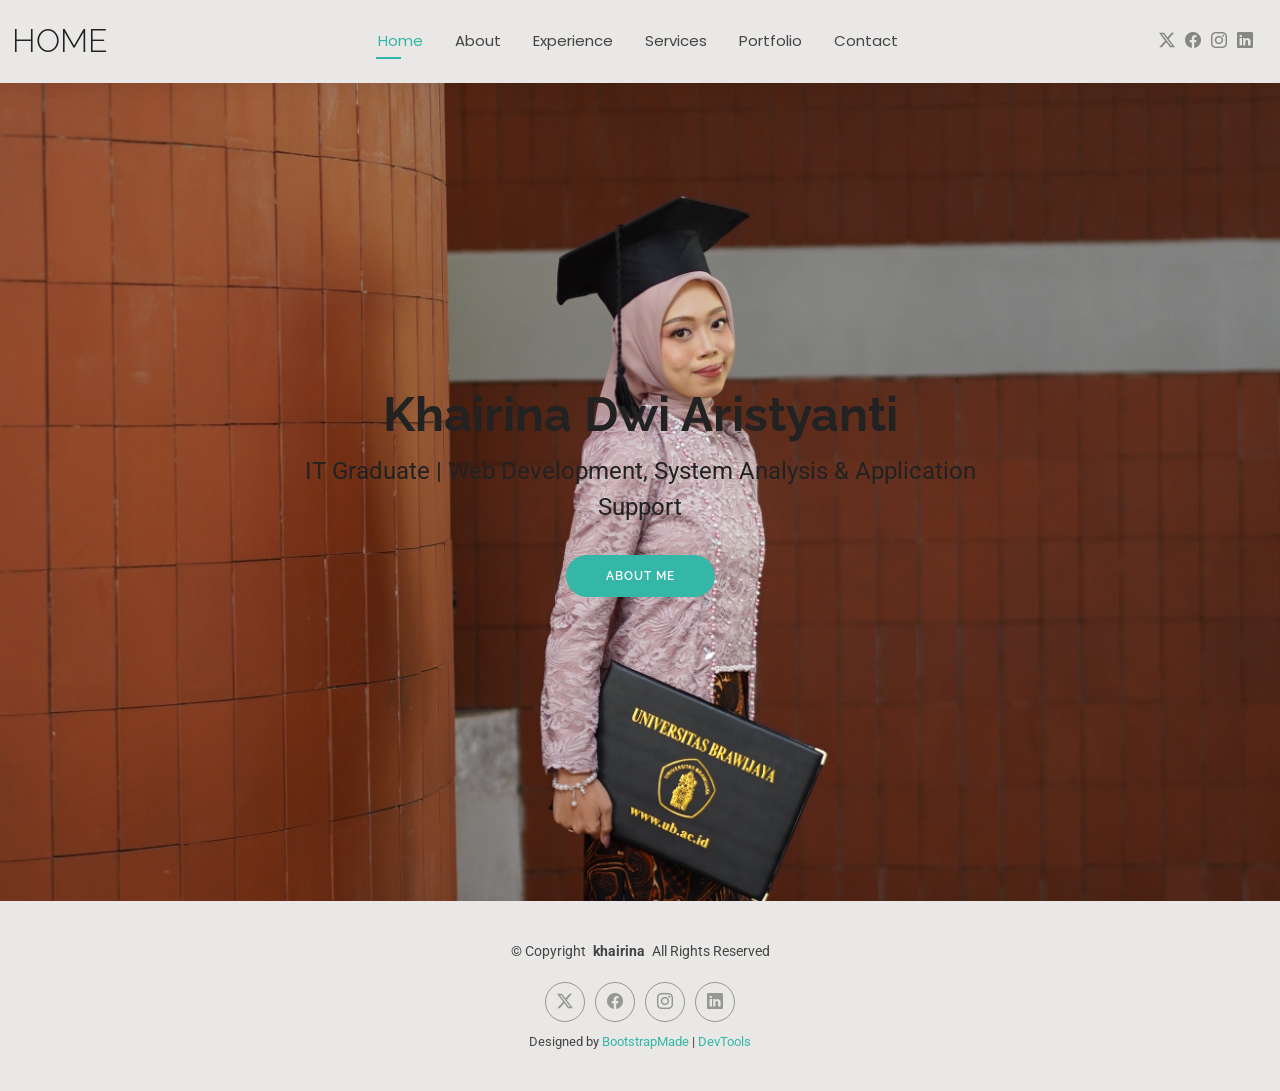
<file: index.html>
<!DOCTYPE html>
<html lang="en">

<head>
  <meta charset="utf-8">
  <meta content="width=device-width, initial-scale=1.0" name="viewport">
  <title>Home</title>
  <meta name="description" content="Website portfolio Khairina">
  <meta name="keywords" content="portfolio">

  <!-- Favicons -->
  <link href="assets/img/favicon.png" rel="icon">
  <link href="assets/img/apple-touch-icon.png" rel="apple-touch-icon">

  <!-- Fonts -->
  <link href="https://fonts.googleapis.com" rel="preconnect">
  <link href="https://fonts.gstatic.com" rel="preconnect" crossorigin>
  <link href="https://fonts.googleapis.com/css2?family=Roboto:ital,wght@0,100;0,300;0,400;0,500;0,700;0,900;1,100;1,300;1,400;1,500;1,700;1,900&family=Poppins:ital,wght@0,100;0,200;0,300;0,400;0,500;0,600;0,700;0,800;0,900;1,100;1,200;1,300;1,400;1,500;1,600;1,700;1,800;1,900&family=Raleway:ital,wght@0,100;0,200;0,300;0,400;0,500;0,600;0,700;0,800;0,900;1,100;1,200;1,300;1,400;1,500;1,600;1,700;1,800;1,900&display=swap" rel="stylesheet">

  <!-- Vendor CSS Files -->
  <link href="assets/vendor/bootstrap/css/bootstrap.min.css" rel="stylesheet">
  <link href="assets/vendor/bootstrap-icons/bootstrap-icons.css" rel="stylesheet">
  <link href="assets/vendor/aos/aos.css" rel="stylesheet">
  <link href="assets/vendor/swiper/swiper-bundle.min.css" rel="stylesheet">
  <link href="assets/vendor/glightbox/css/glightbox.min.css" rel="stylesheet">

  <!-- Main CSS File -->
  <link href="assets/css/main.css" rel="stylesheet">

  <!-- =======================================================
  * Template Name: Kelly
  * Template URL: https://bootstrapmade.com/kelly-free-bootstrap-cv-resume-html-template/
  * Updated: Aug 07 2024 with Bootstrap v5.3.3
  * Author: BootstrapMade.com
  * License: https://bootstrapmade.com/license/
  ======================================================== -->
</head>

<body class="index-page">

  <header id="header" class="header d-flex align-items-center light-background sticky-top">
    <div class="container-fluid position-relative d-flex align-items-center justify-content-between">

      <a href="index.html" class="logo d-flex align-items-center me-auto me-xl-0">
        <!-- Uncomment the line below if you also wish to use an image logo -->
        <!-- <img src="assets/img/logo.png" alt=""> -->
        <h1 class="sitename">Home</h1>
      </a>

      <nav id="navmenu" class="navmenu">
        <ul>
          <li><a href="index.html" class="active">Home</a></li>
          <li><a href="about.html">About</a></li>
          <li><a href="resume.html">Experience</a></li>
          <li><a href="services.html">Services</a></li>
          <li><a href="portfolio.html">Portfolio</a></li>
          <li><a href="contact.html">Contact</a></li>
        </ul>
        <i class="mobile-nav-toggle d-xl-none bi bi-list"></i>
      </nav>

      <div class="header-social-links">
        <a href="#" class="twitter"><i class="bi bi-twitter-x"></i></a>
        <a href="#" class="facebook"><i class="bi bi-facebook"></i></a>
        <a href="#" class="instagram"><i class="bi bi-instagram"></i></a>
        <a href="#" class="linkedin"><i class="bi bi-linkedin"></i></a>
      </div>

    </div>
  </header>

  <main class="main">

    <!-- Hero Section -->
    <section id="hero" class="hero section">

      <img src="assets/img/bg.JPG" alt="" data-aos="fade-in">

      <div class="container text-center" data-aos="zoom-out" data-aos-delay="100">
        <div class="row justify-content-center">
          <div class="col-lg-8">
            <h2>Khairina Dwi Aristyanti</h2>
            <p>IT Graduate | Web Development, System Analysis & Application Support</p>
            <a href="about.html" class="btn-get-started">About Me</a>
          </div>
        </div>
      </div>

    </section><!-- /Hero Section -->

  </main>

  <footer id="footer" class="footer light-background">

    <div class="container">
      <div class="copyright text-center ">
        <p>© <span>Copyright</span> <strong class="px-1 sitename">khairina</strong> <span>All Rights Reserved<br></span></p>
      </div>
      <div class="social-links d-flex justify-content-center">
        <a href=""><i class="bi bi-twitter-x"></i></a>
        <a href=""><i class="bi bi-facebook"></i></a>
        <a href=""><i class="bi bi-instagram"></i></a>
        <a href=""><i class="bi bi-linkedin"></i></a>
      </div>
      <div class="credits">
        <!-- All the links in the footer should remain intact. -->
        <!-- You can delete the links only if you've purchased the pro version. -->
        <!-- Licensing information: https://bootstrapmade.com/license/ -->
        <!-- Purchase the pro version with working PHP/AJAX contact form: [buy-url] -->
        Designed by <a href="https://bootstrapmade.com/">BootstrapMade</a> | <a href="https://bootstrapmade.com/tools/">DevTools</a>
      </div>
    </div>

  </footer>

  <!-- Scroll Top -->
  <a href="#" id="scroll-top" class="scroll-top d-flex align-items-center justify-content-center"><i class="bi bi-arrow-up-short"></i></a>

  <!-- Preloader -->
  <div id="preloader"></div>

  <!-- Vendor JS Files -->
  <script src="assets/vendor/bootstrap/js/bootstrap.bundle.min.js"></script>
  <script src="assets/vendor/php-email-form/validate.js"></script>
  <script src="assets/vendor/aos/aos.js"></script>
  <script src="assets/vendor/waypoints/noframework.waypoints.js"></script>
  <script src="assets/vendor/purecounter/purecounter_vanilla.js"></script>
  <script src="assets/vendor/swiper/swiper-bundle.min.js"></script>
  <script src="assets/vendor/glightbox/js/glightbox.min.js"></script>
  <script src="assets/vendor/imagesloaded/imagesloaded.pkgd.min.js"></script>
  <script src="assets/vendor/isotope-layout/isotope.pkgd.min.js"></script>

  <!-- Main JS File -->
  <script src="assets/js/main.js"></script>

</body>

</html>
</file>
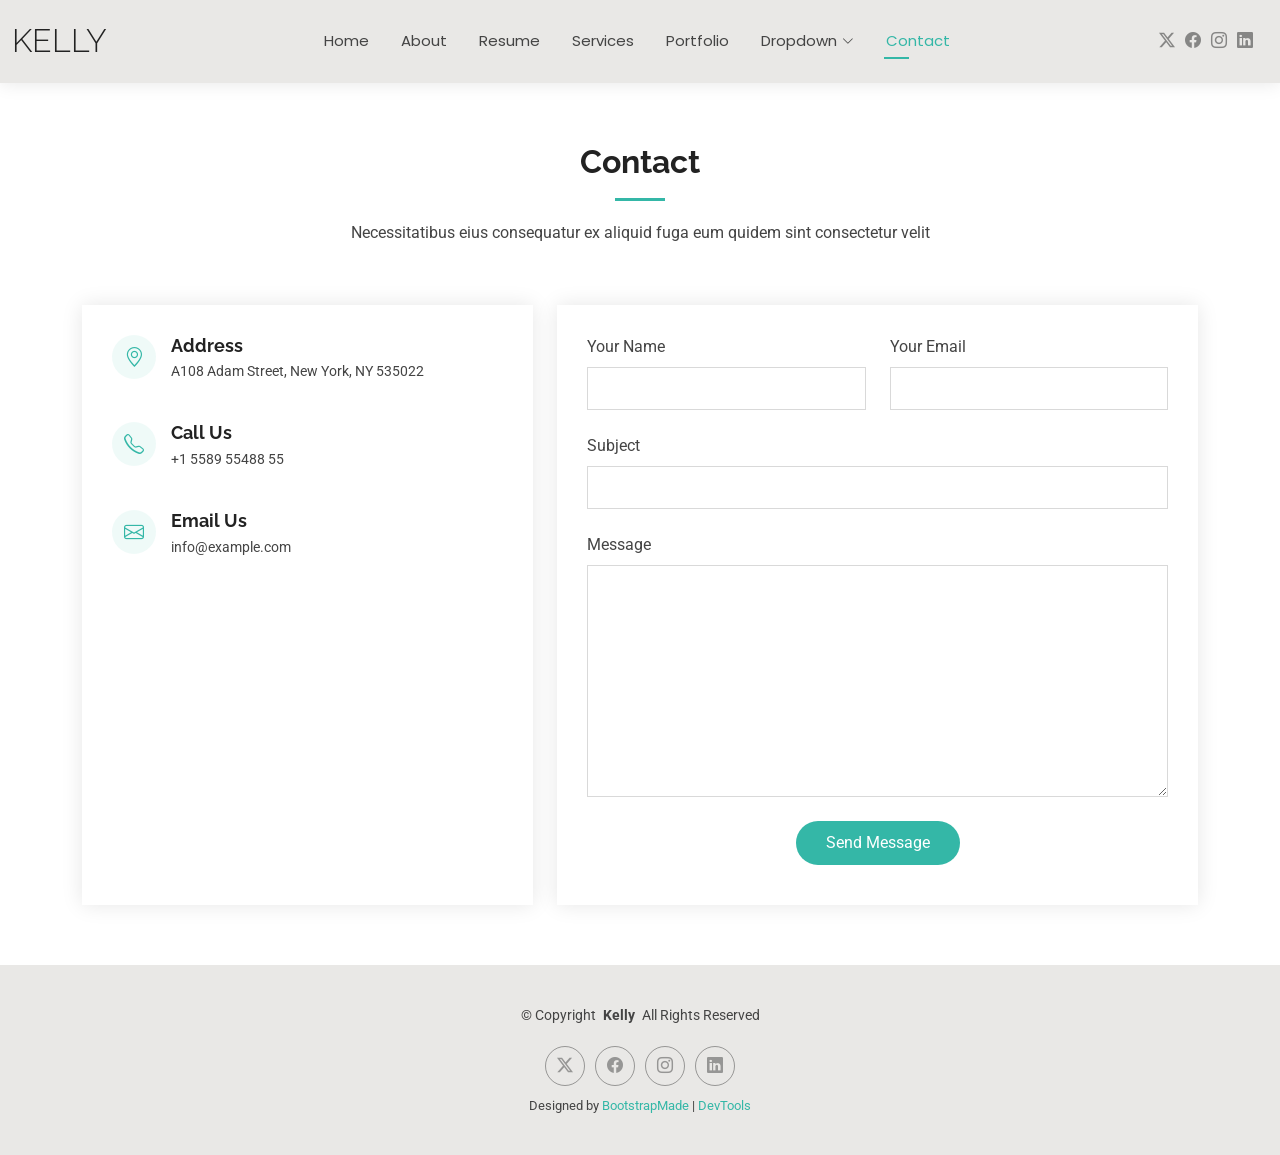
<file: contact.html>
<!DOCTYPE html>
<html lang="en">

<head>
  <meta charset="utf-8">
  <meta content="width=device-width, initial-scale=1.0" name="viewport">
  <title>Contact - Kelly Bootstrap Template</title>
  <meta name="description" content="">
  <meta name="keywords" content="">

  <!-- Favicons -->
  <link href="assets/img/favicon.png" rel="icon">
  <link href="assets/img/apple-touch-icon.png" rel="apple-touch-icon">

  <!-- Fonts -->
  <link href="https://fonts.googleapis.com" rel="preconnect">
  <link href="https://fonts.gstatic.com" rel="preconnect" crossorigin>
  <link href="https://fonts.googleapis.com/css2?family=Roboto:ital,wght@0,100;0,300;0,400;0,500;0,700;0,900;1,100;1,300;1,400;1,500;1,700;1,900&family=Poppins:ital,wght@0,100;0,200;0,300;0,400;0,500;0,600;0,700;0,800;0,900;1,100;1,200;1,300;1,400;1,500;1,600;1,700;1,800;1,900&family=Raleway:ital,wght@0,100;0,200;0,300;0,400;0,500;0,600;0,700;0,800;0,900;1,100;1,200;1,300;1,400;1,500;1,600;1,700;1,800;1,900&display=swap" rel="stylesheet">

  <!-- Vendor CSS Files -->
  <link href="assets/vendor/bootstrap/css/bootstrap.min.css" rel="stylesheet">
  <link href="assets/vendor/bootstrap-icons/bootstrap-icons.css" rel="stylesheet">
  <link href="assets/vendor/aos/aos.css" rel="stylesheet">
  <link href="assets/vendor/swiper/swiper-bundle.min.css" rel="stylesheet">
  <link href="assets/vendor/glightbox/css/glightbox.min.css" rel="stylesheet">

  <!-- Main CSS File -->
  <link href="assets/css/main.css" rel="stylesheet">

  <!-- =======================================================
  * Template Name: Kelly
  * Template URL: https://bootstrapmade.com/kelly-free-bootstrap-cv-resume-html-template/
  * Updated: Aug 07 2024 with Bootstrap v5.3.3
  * Author: BootstrapMade.com
  * License: https://bootstrapmade.com/license/
  ======================================================== -->
</head>

<body class="contact-page">

  <header id="header" class="header d-flex align-items-center light-background sticky-top">
    <div class="container-fluid position-relative d-flex align-items-center justify-content-between">

      <a href="index.html" class="logo d-flex align-items-center me-auto me-xl-0">
        <!-- Uncomment the line below if you also wish to use an image logo -->
        <!-- <img src="assets/img/logo.png" alt=""> -->
        <h1 class="sitename">Kelly</h1>
      </a>

      <nav id="navmenu" class="navmenu">
        <ul>
          <li><a href="index.html">Home</a></li>
          <li><a href="about.html">About</a></li>
          <li><a href="resume.html">Resume</a></li>
          <li><a href="services.html">Services</a></li>
          <li><a href="portfolio.html">Portfolio</a></li>
          <li class="dropdown"><a href="#"><span>Dropdown</span> <i class="bi bi-chevron-down toggle-dropdown"></i></a>
            <ul>
              <li><a href="#">Dropdown 1</a></li>
              <li class="dropdown"><a href="#"><span>Deep Dropdown</span> <i class="bi bi-chevron-down toggle-dropdown"></i></a>
                <ul>
                  <li><a href="#">Deep Dropdown 1</a></li>
                  <li><a href="#">Deep Dropdown 2</a></li>
                  <li><a href="#">Deep Dropdown 3</a></li>
                  <li><a href="#">Deep Dropdown 4</a></li>
                  <li><a href="#">Deep Dropdown 5</a></li>
                </ul>
              </li>
              <li><a href="#">Dropdown 2</a></li>
              <li><a href="#">Dropdown 3</a></li>
              <li><a href="#">Dropdown 4</a></li>
            </ul>
          </li>
          <li><a href="contact.html" class="active">Contact</a></li>
        </ul>
        <i class="mobile-nav-toggle d-xl-none bi bi-list"></i>
      </nav>

      <div class="header-social-links">
        <a href="#" class="twitter"><i class="bi bi-twitter-x"></i></a>
        <a href="#" class="facebook"><i class="bi bi-facebook"></i></a>
        <a href="#" class="instagram"><i class="bi bi-instagram"></i></a>
        <a href="#" class="linkedin"><i class="bi bi-linkedin"></i></a>
      </div>

    </div>
  </header>

  <main class="main">

    <!-- Contact Section -->
    <section id="contact" class="contact section">

      <!-- Section Title -->
      <div class="container section-title" data-aos="fade-up">
        <h2>Contact</h2>
        <p>Necessitatibus eius consequatur ex aliquid fuga eum quidem sint consectetur velit</p>
      </div><!-- End Section Title -->

      <div class="container" data-aos="fade-up" data-aos-delay="100">

        <div class="row gy-4">

          <div class="col-lg-5">

            <div class="info-wrap">
              <div class="info-item d-flex" data-aos="fade-up" data-aos-delay="200">
                <i class="bi bi-geo-alt flex-shrink-0"></i>
                <div>
                  <h3>Address</h3>
                  <p>A108 Adam Street, New York, NY 535022</p>
                </div>
              </div><!-- End Info Item -->

              <div class="info-item d-flex" data-aos="fade-up" data-aos-delay="300">
                <i class="bi bi-telephone flex-shrink-0"></i>
                <div>
                  <h3>Call Us</h3>
                  <p>+1 5589 55488 55</p>
                </div>
              </div><!-- End Info Item -->

              <div class="info-item d-flex" data-aos="fade-up" data-aos-delay="400">
                <i class="bi bi-envelope flex-shrink-0"></i>
                <div>
                  <h3>Email Us</h3>
                  <p>info@example.com</p>
                </div>
              </div><!-- End Info Item -->

              <iframe src="https://www.google.com/maps/embed?pb=!1m14!1m8!1m3!1d48389.78314118045!2d-74.006138!3d40.710059!3m2!1i1024!2i768!4f13.1!3m3!1m2!1s0x89c25a22a3bda30d%3A0xb89d1fe6bc499443!2sDowntown%20Conference%20Center!5e0!3m2!1sen!2sus!4v1676961268712!5m2!1sen!2sus" frameborder="0" style="border:0; width: 100%; height: 270px;" allowfullscreen="" loading="lazy" referrerpolicy="no-referrer-when-downgrade"></iframe>
            </div>
          </div>

          <div class="col-lg-7">
            <form action="forms/contact.php" method="post" class="php-email-form" data-aos="fade-up" data-aos-delay="200">
              <div class="row gy-4">

                <div class="col-md-6">
                  <label for="name-field" class="pb-2">Your Name</label>
                  <input type="text" name="name" id="name-field" class="form-control" required="">
                </div>

                <div class="col-md-6">
                  <label for="email-field" class="pb-2">Your Email</label>
                  <input type="email" class="form-control" name="email" id="email-field" required="">
                </div>

                <div class="col-md-12">
                  <label for="subject-field" class="pb-2">Subject</label>
                  <input type="text" class="form-control" name="subject" id="subject-field" required="">
                </div>

                <div class="col-md-12">
                  <label for="message-field" class="pb-2">Message</label>
                  <textarea class="form-control" name="message" rows="10" id="message-field" required=""></textarea>
                </div>

                <div class="col-md-12 text-center">
                  <div class="loading">Loading</div>
                  <div class="error-message"></div>
                  <div class="sent-message">Your message has been sent. Thank you!</div>

                  <button type="submit">Send Message</button>
                </div>

              </div>
            </form>
          </div><!-- End Contact Form -->

        </div>

      </div>

    </section><!-- /Contact Section -->

  </main>

  <footer id="footer" class="footer light-background">

    <div class="container">
      <div class="copyright text-center ">
        <p>© <span>Copyright</span> <strong class="px-1 sitename">Kelly</strong> <span>All Rights Reserved<br></span></p>
      </div>
      <div class="social-links d-flex justify-content-center">
        <a href=""><i class="bi bi-twitter-x"></i></a>
        <a href=""><i class="bi bi-facebook"></i></a>
        <a href=""><i class="bi bi-instagram"></i></a>
        <a href=""><i class="bi bi-linkedin"></i></a>
      </div>
      <div class="credits">
        <!-- All the links in the footer should remain intact. -->
        <!-- You can delete the links only if you've purchased the pro version. -->
        <!-- Licensing information: https://bootstrapmade.com/license/ -->
        <!-- Purchase the pro version with working PHP/AJAX contact form: [buy-url] -->
        Designed by <a href="https://bootstrapmade.com/">BootstrapMade</a> | <a href="https://bootstrapmade.com/tools/">DevTools</a>
      </div>
    </div>

  </footer>

  <!-- Scroll Top -->
  <a href="#" id="scroll-top" class="scroll-top d-flex align-items-center justify-content-center"><i class="bi bi-arrow-up-short"></i></a>

  <!-- Preloader -->
  <div id="preloader"></div>

  <!-- Vendor JS Files -->
  <script src="assets/vendor/bootstrap/js/bootstrap.bundle.min.js"></script>
  <script src="assets/vendor/php-email-form/validate.js"></script>
  <script src="assets/vendor/aos/aos.js"></script>
  <script src="assets/vendor/waypoints/noframework.waypoints.js"></script>
  <script src="assets/vendor/purecounter/purecounter_vanilla.js"></script>
  <script src="assets/vendor/swiper/swiper-bundle.min.js"></script>
  <script src="assets/vendor/glightbox/js/glightbox.min.js"></script>
  <script src="assets/vendor/imagesloaded/imagesloaded.pkgd.min.js"></script>
  <script src="assets/vendor/isotope-layout/isotope.pkgd.min.js"></script>

  <!-- Main JS File -->
  <script src="assets/js/main.js"></script>

</body>

</html>
</file>
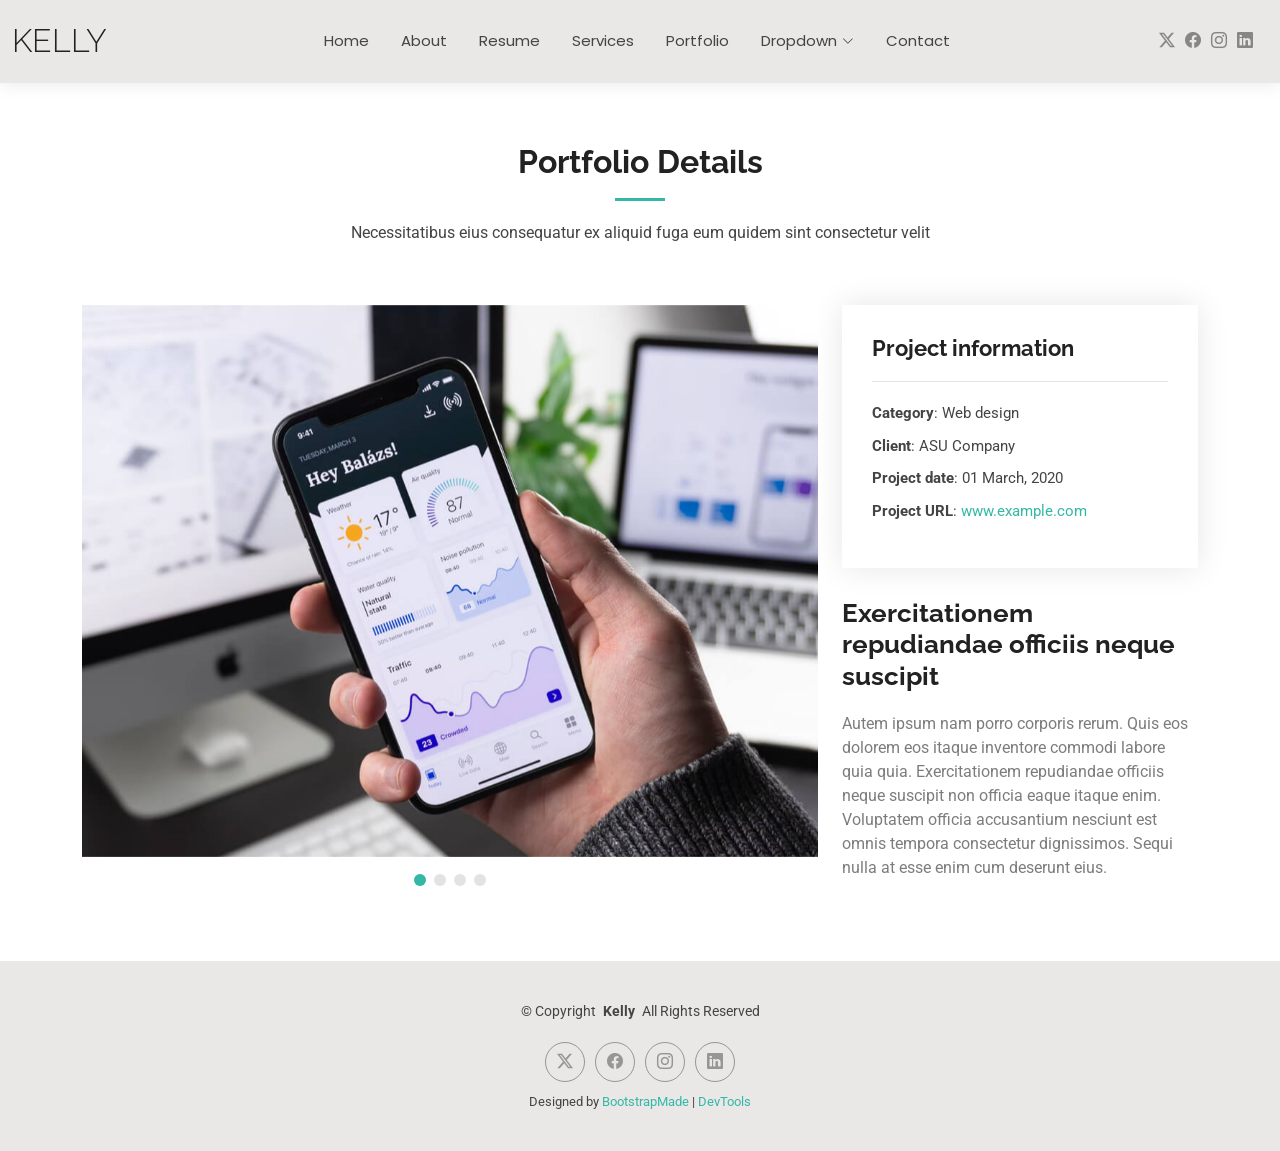
<file: portfolio-details.html>
<!DOCTYPE html>
<html lang="en">

<head>
  <meta charset="utf-8">
  <meta content="width=device-width, initial-scale=1.0" name="viewport">
  <title>Portfolio Details - Kelly Bootstrap Template</title>
  <meta name="description" content="">
  <meta name="keywords" content="">

  <!-- Favicons -->
  <link href="assets/img/favicon.png" rel="icon">
  <link href="assets/img/apple-touch-icon.png" rel="apple-touch-icon">

  <!-- Fonts -->
  <link href="https://fonts.googleapis.com" rel="preconnect">
  <link href="https://fonts.gstatic.com" rel="preconnect" crossorigin>
  <link href="https://fonts.googleapis.com/css2?family=Roboto:ital,wght@0,100;0,300;0,400;0,500;0,700;0,900;1,100;1,300;1,400;1,500;1,700;1,900&family=Poppins:ital,wght@0,100;0,200;0,300;0,400;0,500;0,600;0,700;0,800;0,900;1,100;1,200;1,300;1,400;1,500;1,600;1,700;1,800;1,900&family=Raleway:ital,wght@0,100;0,200;0,300;0,400;0,500;0,600;0,700;0,800;0,900;1,100;1,200;1,300;1,400;1,500;1,600;1,700;1,800;1,900&display=swap" rel="stylesheet">

  <!-- Vendor CSS Files -->
  <link href="assets/vendor/bootstrap/css/bootstrap.min.css" rel="stylesheet">
  <link href="assets/vendor/bootstrap-icons/bootstrap-icons.css" rel="stylesheet">
  <link href="assets/vendor/aos/aos.css" rel="stylesheet">
  <link href="assets/vendor/swiper/swiper-bundle.min.css" rel="stylesheet">
  <link href="assets/vendor/glightbox/css/glightbox.min.css" rel="stylesheet">

  <!-- Main CSS File -->
  <link href="assets/css/main.css" rel="stylesheet">

  <!-- =======================================================
  * Template Name: Kelly
  * Template URL: https://bootstrapmade.com/kelly-free-bootstrap-cv-resume-html-template/
  * Updated: Aug 07 2024 with Bootstrap v5.3.3
  * Author: BootstrapMade.com
  * License: https://bootstrapmade.com/license/
  ======================================================== -->
</head>

<body class="portfolio-details-page">

  <header id="header" class="header d-flex align-items-center light-background sticky-top">
    <div class="container-fluid position-relative d-flex align-items-center justify-content-between">

      <a href="index.html" class="logo d-flex align-items-center me-auto me-xl-0">
        <!-- Uncomment the line below if you also wish to use an image logo -->
        <!-- <img src="assets/img/logo.png" alt=""> -->
        <h1 class="sitename">Kelly</h1>
      </a>

      <nav id="navmenu" class="navmenu">
        <ul>
          <li><a href="index.html">Home</a></li>
          <li><a href="about.html">About</a></li>
          <li><a href="resume.html">Resume</a></li>
          <li><a href="services.html">Services</a></li>
          <li><a href="portfolio.html">Portfolio</a></li>
          <li class="dropdown"><a href="#"><span>Dropdown</span> <i class="bi bi-chevron-down toggle-dropdown"></i></a>
            <ul>
              <li><a href="#">Dropdown 1</a></li>
              <li class="dropdown"><a href="#"><span>Deep Dropdown</span> <i class="bi bi-chevron-down toggle-dropdown"></i></a>
                <ul>
                  <li><a href="#">Deep Dropdown 1</a></li>
                  <li><a href="#">Deep Dropdown 2</a></li>
                  <li><a href="#">Deep Dropdown 3</a></li>
                  <li><a href="#">Deep Dropdown 4</a></li>
                  <li><a href="#">Deep Dropdown 5</a></li>
                </ul>
              </li>
              <li><a href="#">Dropdown 2</a></li>
              <li><a href="#">Dropdown 3</a></li>
              <li><a href="#">Dropdown 4</a></li>
            </ul>
          </li>
          <li><a href="contact.html">Contact</a></li>
        </ul>
        <i class="mobile-nav-toggle d-xl-none bi bi-list"></i>
      </nav>

      <div class="header-social-links">
        <a href="#" class="twitter"><i class="bi bi-twitter-x"></i></a>
        <a href="#" class="facebook"><i class="bi bi-facebook"></i></a>
        <a href="#" class="instagram"><i class="bi bi-instagram"></i></a>
        <a href="#" class="linkedin"><i class="bi bi-linkedin"></i></a>
      </div>

    </div>
  </header>

  <main class="main">

    <!-- Portfolio Details Section -->
    <section id="portfolio-details" class="portfolio-details section">

      <!-- Section Title -->
      <div class="container section-title" data-aos="fade-up">
        <h2>Portfolio Details</h2>
        <p>Necessitatibus eius consequatur ex aliquid fuga eum quidem sint consectetur velit</p>
      </div><!-- End Section Title -->

      <div class="container" data-aos="fade-up" data-aos-delay="100">

        <div class="row gy-4">

          <div class="col-lg-8">
            <div class="portfolio-details-slider swiper init-swiper">

              <script type="application/json" class="swiper-config">
                {
                  "loop": true,
                  "speed": 600,
                  "autoplay": {
                    "delay": 5000
                  },
                  "slidesPerView": "auto",
                  "pagination": {
                    "el": ".swiper-pagination",
                    "type": "bullets",
                    "clickable": true
                  }
                }
              </script>

              <div class="swiper-wrapper align-items-center">

                <div class="swiper-slide">
                  <img src="assets/img/portfolio/app-1.jpg" alt="">
                </div>

                <div class="swiper-slide">
                  <img src="assets/img/portfolio/product-1.jpg" alt="">
                </div>

                <div class="swiper-slide">
                  <img src="assets/img/portfolio/branding-1.jpg" alt="">
                </div>

                <div class="swiper-slide">
                  <img src="assets/img/portfolio/books-1.jpg" alt="">
                </div>

              </div>
              <div class="swiper-pagination"></div>
            </div>
          </div>

          <div class="col-lg-4">
            <div class="portfolio-info" data-aos="fade-up" data-aos-delay="200">
              <h3>Project information</h3>
              <ul>
                <li><strong>Category</strong>: Web design</li>
                <li><strong>Client</strong>: ASU Company</li>
                <li><strong>Project date</strong>: 01 March, 2020</li>
                <li><strong>Project URL</strong>: <a href="#">www.example.com</a></li>
              </ul>
            </div>
            <div class="portfolio-description" data-aos="fade-up" data-aos-delay="300">
              <h2>Exercitationem repudiandae officiis neque suscipit</h2>
              <p>
                Autem ipsum nam porro corporis rerum. Quis eos dolorem eos itaque inventore commodi labore quia quia. Exercitationem repudiandae officiis neque suscipit non officia eaque itaque enim. Voluptatem officia accusantium nesciunt est omnis tempora consectetur dignissimos. Sequi nulla at esse enim cum deserunt eius.
              </p>
            </div>
          </div>

        </div>

      </div>

    </section><!-- /Portfolio Details Section -->

  </main>

  <footer id="footer" class="footer light-background">

    <div class="container">
      <div class="copyright text-center ">
        <p>© <span>Copyright</span> <strong class="px-1 sitename">Kelly</strong> <span>All Rights Reserved<br></span></p>
      </div>
      <div class="social-links d-flex justify-content-center">
        <a href=""><i class="bi bi-twitter-x"></i></a>
        <a href=""><i class="bi bi-facebook"></i></a>
        <a href=""><i class="bi bi-instagram"></i></a>
        <a href=""><i class="bi bi-linkedin"></i></a>
      </div>
      <div class="credits">
        <!-- All the links in the footer should remain intact. -->
        <!-- You can delete the links only if you've purchased the pro version. -->
        <!-- Licensing information: https://bootstrapmade.com/license/ -->
        <!-- Purchase the pro version with working PHP/AJAX contact form: [buy-url] -->
        Designed by <a href="https://bootstrapmade.com/">BootstrapMade</a> | <a href="https://bootstrapmade.com/tools/">DevTools</a>
      </div>
    </div>

  </footer>

  <!-- Scroll Top -->
  <a href="#" id="scroll-top" class="scroll-top d-flex align-items-center justify-content-center"><i class="bi bi-arrow-up-short"></i></a>

  <!-- Preloader -->
  <div id="preloader"></div>

  <!-- Vendor JS Files -->
  <script src="assets/vendor/bootstrap/js/bootstrap.bundle.min.js"></script>
  <script src="assets/vendor/php-email-form/validate.js"></script>
  <script src="assets/vendor/aos/aos.js"></script>
  <script src="assets/vendor/waypoints/noframework.waypoints.js"></script>
  <script src="assets/vendor/purecounter/purecounter_vanilla.js"></script>
  <script src="assets/vendor/swiper/swiper-bundle.min.js"></script>
  <script src="assets/vendor/glightbox/js/glightbox.min.js"></script>
  <script src="assets/vendor/imagesloaded/imagesloaded.pkgd.min.js"></script>
  <script src="assets/vendor/isotope-layout/isotope.pkgd.min.js"></script>

  <!-- Main JS File -->
  <script src="assets/js/main.js"></script>

</body>

</html>
</file>
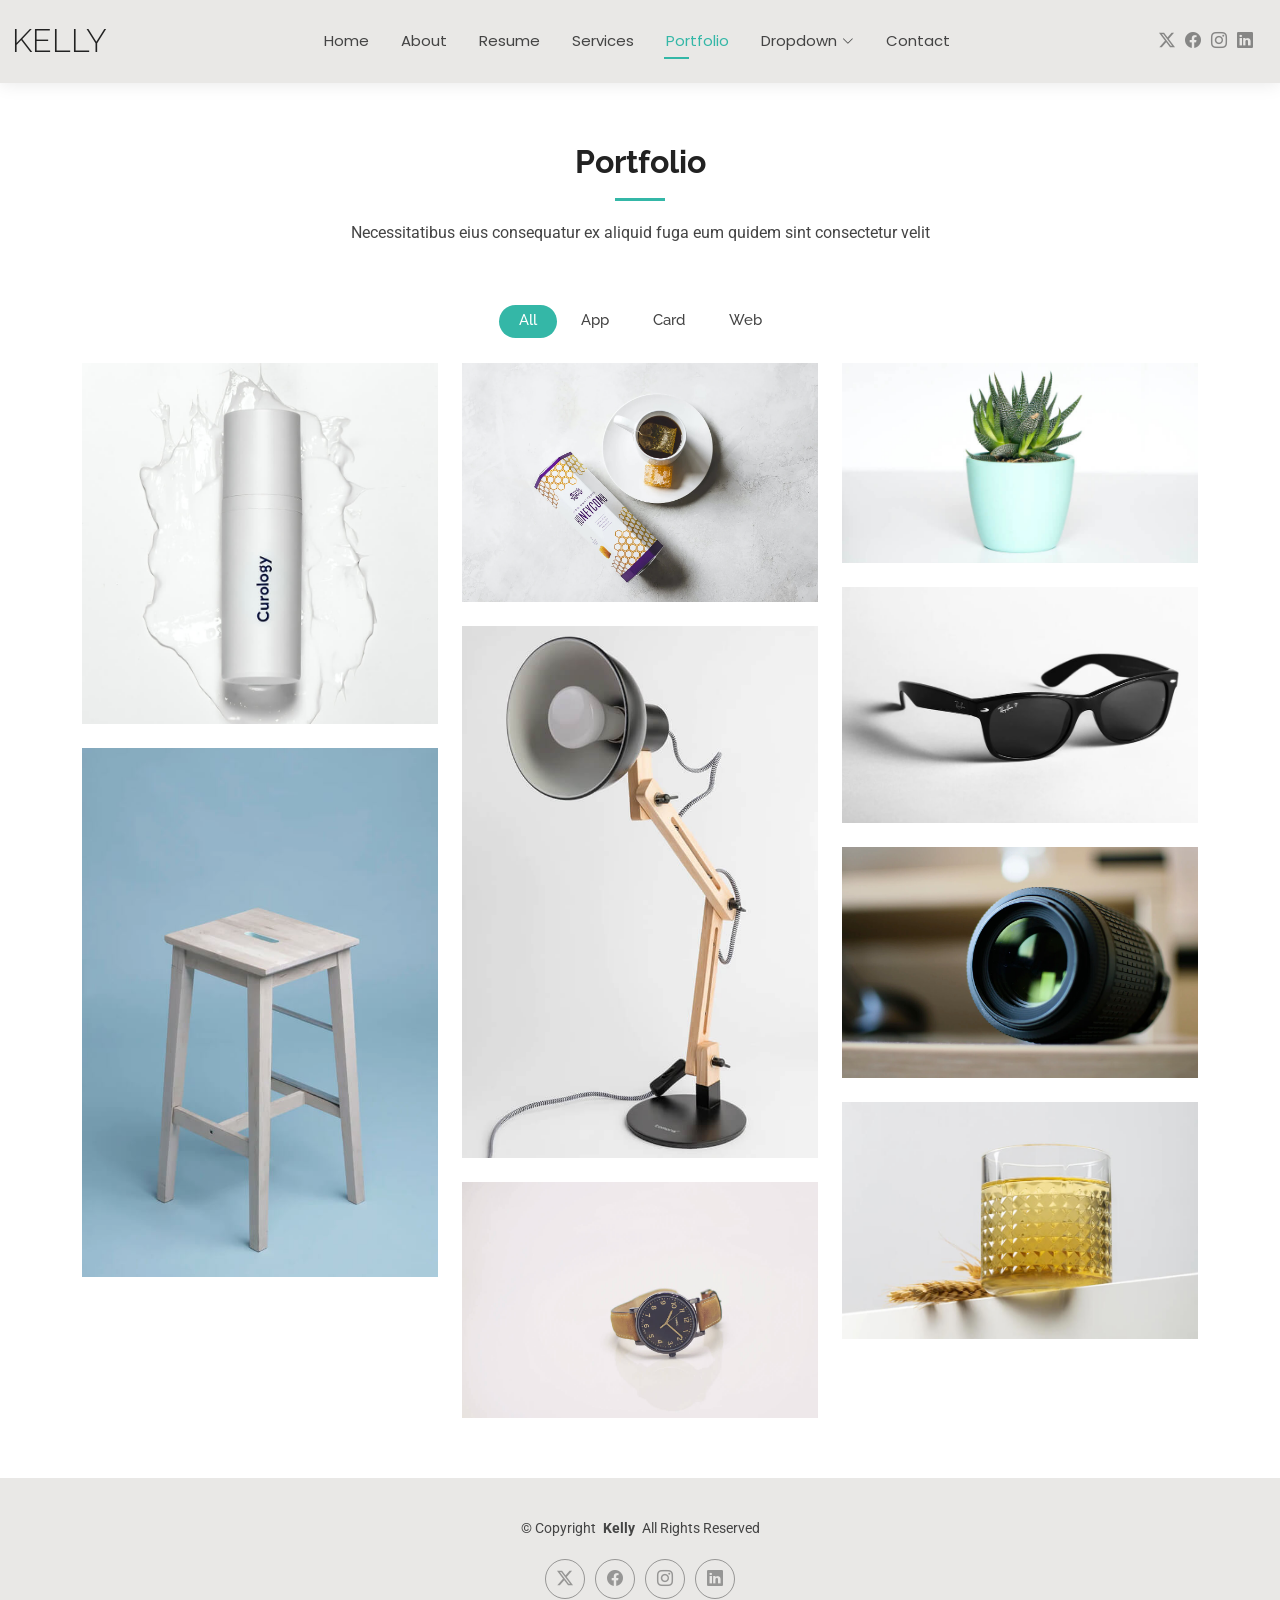
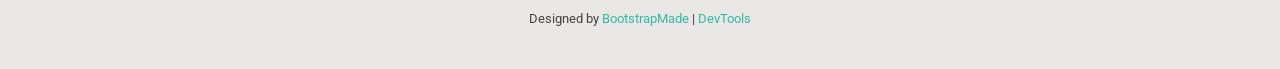
<file: portfolio.html>
<!DOCTYPE html>
<html lang="en">

<head>
  <meta charset="utf-8">
  <meta content="width=device-width, initial-scale=1.0" name="viewport">
  <title>Portfolio - Kelly Bootstrap Template</title>
  <meta name="description" content="">
  <meta name="keywords" content="">

  <!-- Favicons -->
  <link href="assets/img/favicon.png" rel="icon">
  <link href="assets/img/apple-touch-icon.png" rel="apple-touch-icon">

  <!-- Fonts -->
  <link href="https://fonts.googleapis.com" rel="preconnect">
  <link href="https://fonts.gstatic.com" rel="preconnect" crossorigin>
  <link href="https://fonts.googleapis.com/css2?family=Roboto:ital,wght@0,100;0,300;0,400;0,500;0,700;0,900;1,100;1,300;1,400;1,500;1,700;1,900&family=Poppins:ital,wght@0,100;0,200;0,300;0,400;0,500;0,600;0,700;0,800;0,900;1,100;1,200;1,300;1,400;1,500;1,600;1,700;1,800;1,900&family=Raleway:ital,wght@0,100;0,200;0,300;0,400;0,500;0,600;0,700;0,800;0,900;1,100;1,200;1,300;1,400;1,500;1,600;1,700;1,800;1,900&display=swap" rel="stylesheet">

  <!-- Vendor CSS Files -->
  <link href="assets/vendor/bootstrap/css/bootstrap.min.css" rel="stylesheet">
  <link href="assets/vendor/bootstrap-icons/bootstrap-icons.css" rel="stylesheet">
  <link href="assets/vendor/aos/aos.css" rel="stylesheet">
  <link href="assets/vendor/swiper/swiper-bundle.min.css" rel="stylesheet">
  <link href="assets/vendor/glightbox/css/glightbox.min.css" rel="stylesheet">

  <!-- Main CSS File -->
  <link href="assets/css/main.css" rel="stylesheet">

  <!-- =======================================================
  * Template Name: Kelly
  * Template URL: https://bootstrapmade.com/kelly-free-bootstrap-cv-resume-html-template/
  * Updated: Aug 07 2024 with Bootstrap v5.3.3
  * Author: BootstrapMade.com
  * License: https://bootstrapmade.com/license/
  ======================================================== -->
</head>

<body class="portfolio-page">

  <header id="header" class="header d-flex align-items-center light-background sticky-top">
    <div class="container-fluid position-relative d-flex align-items-center justify-content-between">

      <a href="index.html" class="logo d-flex align-items-center me-auto me-xl-0">
        <!-- Uncomment the line below if you also wish to use an image logo -->
        <!-- <img src="assets/img/logo.png" alt=""> -->
        <h1 class="sitename">Kelly</h1>
      </a>

      <nav id="navmenu" class="navmenu">
        <ul>
          <li><a href="index.html">Home</a></li>
          <li><a href="about.html">About</a></li>
          <li><a href="resume.html">Resume</a></li>
          <li><a href="services.html">Services</a></li>
          <li><a href="portfolio.html" class="active">Portfolio</a></li>
          <li class="dropdown"><a href="#"><span>Dropdown</span> <i class="bi bi-chevron-down toggle-dropdown"></i></a>
            <ul>
              <li><a href="#">Dropdown 1</a></li>
              <li class="dropdown"><a href="#"><span>Deep Dropdown</span> <i class="bi bi-chevron-down toggle-dropdown"></i></a>
                <ul>
                  <li><a href="#">Deep Dropdown 1</a></li>
                  <li><a href="#">Deep Dropdown 2</a></li>
                  <li><a href="#">Deep Dropdown 3</a></li>
                  <li><a href="#">Deep Dropdown 4</a></li>
                  <li><a href="#">Deep Dropdown 5</a></li>
                </ul>
              </li>
              <li><a href="#">Dropdown 2</a></li>
              <li><a href="#">Dropdown 3</a></li>
              <li><a href="#">Dropdown 4</a></li>
            </ul>
          </li>
          <li><a href="contact.html">Contact</a></li>
        </ul>
        <i class="mobile-nav-toggle d-xl-none bi bi-list"></i>
      </nav>

      <div class="header-social-links">
        <a href="#" class="twitter"><i class="bi bi-twitter-x"></i></a>
        <a href="#" class="facebook"><i class="bi bi-facebook"></i></a>
        <a href="#" class="instagram"><i class="bi bi-instagram"></i></a>
        <a href="#" class="linkedin"><i class="bi bi-linkedin"></i></a>
      </div>

    </div>
  </header>

  <main class="main">

    <!-- Portfolio Section -->
    <section id="portfolio" class="portfolio section">

      <!-- Section Title -->
      <div class="container section-title" data-aos="fade-up">
        <h2>Portfolio</h2>
        <p>Necessitatibus eius consequatur ex aliquid fuga eum quidem sint consectetur velit</p>
      </div><!-- End Section Title -->

      <div class="container">

        <div class="isotope-layout" data-default-filter="*" data-layout="masonry" data-sort="original-order">

          <ul class="portfolio-filters isotope-filters" data-aos="fade-up" data-aos-delay="100">
            <li data-filter="*" class="filter-active">All</li>
            <li data-filter=".filter-app">App</li>
            <li data-filter=".filter-product">Card</li>
            <li data-filter=".filter-branding">Web</li>
          </ul><!-- End Portfolio Filters -->

          <div class="row gy-4 isotope-container" data-aos="fade-up" data-aos-delay="200">

            <div class="col-lg-4 col-md-6 portfolio-item isotope-item filter-app">
              <img src="assets/img/masonry-portfolio/masonry-portfolio-1.jpg" class="img-fluid" alt="">
              <div class="portfolio-info">
                <h4>App 1</h4>
                <p>Lorem ipsum, dolor sit</p>
                <a href="assets/img/masonry-portfolio/masonry-portfolio-1.jpg" title="App 1" data-gallery="portfolio-gallery-app" class="glightbox preview-link"><i class="bi bi-zoom-in"></i></a>
                <a href="portfolio-details.html" title="More Details" class="details-link"><i class="bi bi-link-45deg"></i></a>
              </div>
            </div><!-- End Portfolio Item -->

            <div class="col-lg-4 col-md-6 portfolio-item isotope-item filter-product">
              <img src="assets/img/masonry-portfolio/masonry-portfolio-2.jpg" class="img-fluid" alt="">
              <div class="portfolio-info">
                <h4>Product 1</h4>
                <p>Lorem ipsum, dolor sit</p>
                <a href="assets/img/masonry-portfolio/masonry-portfolio-2.jpg" title="Product 1" data-gallery="portfolio-gallery-product" class="glightbox preview-link"><i class="bi bi-zoom-in"></i></a>
                <a href="portfolio-details.html" title="More Details" class="details-link"><i class="bi bi-link-45deg"></i></a>
              </div>
            </div><!-- End Portfolio Item -->

            <div class="col-lg-4 col-md-6 portfolio-item isotope-item filter-branding">
              <img src="assets/img/masonry-portfolio/masonry-portfolio-3.jpg" class="img-fluid" alt="">
              <div class="portfolio-info">
                <h4>Branding 1</h4>
                <p>Lorem ipsum, dolor sit</p>
                <a href="assets/img/masonry-portfolio/masonry-portfolio-3.jpg" title="Branding 1" data-gallery="portfolio-gallery-branding" class="glightbox preview-link"><i class="bi bi-zoom-in"></i></a>
                <a href="portfolio-details.html" title="More Details" class="details-link"><i class="bi bi-link-45deg"></i></a>
              </div>
            </div><!-- End Portfolio Item -->

            <div class="col-lg-4 col-md-6 portfolio-item isotope-item filter-app">
              <img src="assets/img/masonry-portfolio/masonry-portfolio-4.jpg" class="img-fluid" alt="">
              <div class="portfolio-info">
                <h4>App 2</h4>
                <p>Lorem ipsum, dolor sit</p>
                <a href="assets/img/masonry-portfolio/masonry-portfolio-4.jpg" title="App 2" data-gallery="portfolio-gallery-app" class="glightbox preview-link"><i class="bi bi-zoom-in"></i></a>
                <a href="portfolio-details.html" title="More Details" class="details-link"><i class="bi bi-link-45deg"></i></a>
              </div>
            </div><!-- End Portfolio Item -->

            <div class="col-lg-4 col-md-6 portfolio-item isotope-item filter-product">
              <img src="assets/img/masonry-portfolio/masonry-portfolio-5.jpg" class="img-fluid" alt="">
              <div class="portfolio-info">
                <h4>Product 2</h4>
                <p>Lorem ipsum, dolor sit</p>
                <a href="assets/img/masonry-portfolio/masonry-portfolio-5.jpg" title="Product 2" data-gallery="portfolio-gallery-product" class="glightbox preview-link"><i class="bi bi-zoom-in"></i></a>
                <a href="portfolio-details.html" title="More Details" class="details-link"><i class="bi bi-link-45deg"></i></a>
              </div>
            </div><!-- End Portfolio Item -->

            <div class="col-lg-4 col-md-6 portfolio-item isotope-item filter-branding">
              <img src="assets/img/masonry-portfolio/masonry-portfolio-6.jpg" class="img-fluid" alt="">
              <div class="portfolio-info">
                <h4>Branding 2</h4>
                <p>Lorem ipsum, dolor sit</p>
                <a href="assets/img/masonry-portfolio/masonry-portfolio-6.jpg" title="Branding 2" data-gallery="portfolio-gallery-branding" class="glightbox preview-link"><i class="bi bi-zoom-in"></i></a>
                <a href="portfolio-details.html" title="More Details" class="details-link"><i class="bi bi-link-45deg"></i></a>
              </div>
            </div><!-- End Portfolio Item -->

            <div class="col-lg-4 col-md-6 portfolio-item isotope-item filter-app">
              <img src="assets/img/masonry-portfolio/masonry-portfolio-7.jpg" class="img-fluid" alt="">
              <div class="portfolio-info">
                <h4>App 3</h4>
                <p>Lorem ipsum, dolor sit</p>
                <a href="assets/img/masonry-portfolio/masonry-portfolio-7.jpg" title="App 3" data-gallery="portfolio-gallery-app" class="glightbox preview-link"><i class="bi bi-zoom-in"></i></a>
                <a href="portfolio-details.html" title="More Details" class="details-link"><i class="bi bi-link-45deg"></i></a>
              </div>
            </div><!-- End Portfolio Item -->

            <div class="col-lg-4 col-md-6 portfolio-item isotope-item filter-product">
              <img src="assets/img/masonry-portfolio/masonry-portfolio-8.jpg" class="img-fluid" alt="">
              <div class="portfolio-info">
                <h4>Product 3</h4>
                <p>Lorem ipsum, dolor sit</p>
                <a href="assets/img/masonry-portfolio/masonry-portfolio-8.jpg" title="Product 3" data-gallery="portfolio-gallery-product" class="glightbox preview-link"><i class="bi bi-zoom-in"></i></a>
                <a href="portfolio-details.html" title="More Details" class="details-link"><i class="bi bi-link-45deg"></i></a>
              </div>
            </div><!-- End Portfolio Item -->

            <div class="col-lg-4 col-md-6 portfolio-item isotope-item filter-branding">
              <img src="assets/img/masonry-portfolio/masonry-portfolio-9.jpg" class="img-fluid" alt="">
              <div class="portfolio-info">
                <h4>Branding 3</h4>
                <p>Lorem ipsum, dolor sit</p>
                <a href="assets/img/masonry-portfolio/masonry-portfolio-9.jpg" title="Branding 2" data-gallery="portfolio-gallery-branding" class="glightbox preview-link"><i class="bi bi-zoom-in"></i></a>
                <a href="portfolio-details.html" title="More Details" class="details-link"><i class="bi bi-link-45deg"></i></a>
              </div>
            </div><!-- End Portfolio Item -->

          </div><!-- End Portfolio Container -->

        </div>

      </div>

    </section><!-- /Portfolio Section -->

  </main>

  <footer id="footer" class="footer light-background">

    <div class="container">
      <div class="copyright text-center ">
        <p>© <span>Copyright</span> <strong class="px-1 sitename">Kelly</strong> <span>All Rights Reserved<br></span></p>
      </div>
      <div class="social-links d-flex justify-content-center">
        <a href=""><i class="bi bi-twitter-x"></i></a>
        <a href=""><i class="bi bi-facebook"></i></a>
        <a href=""><i class="bi bi-instagram"></i></a>
        <a href=""><i class="bi bi-linkedin"></i></a>
      </div>
      <div class="credits">
        <!-- All the links in the footer should remain intact. -->
        <!-- You can delete the links only if you've purchased the pro version. -->
        <!-- Licensing information: https://bootstrapmade.com/license/ -->
        <!-- Purchase the pro version with working PHP/AJAX contact form: [buy-url] -->
        Designed by <a href="https://bootstrapmade.com/">BootstrapMade</a> | <a href="https://bootstrapmade.com/tools/">DevTools</a>
      </div>
    </div>

  </footer>

  <!-- Scroll Top -->
  <a href="#" id="scroll-top" class="scroll-top d-flex align-items-center justify-content-center"><i class="bi bi-arrow-up-short"></i></a>

  <!-- Preloader -->
  <div id="preloader"></div>

  <!-- Vendor JS Files -->
  <script src="assets/vendor/bootstrap/js/bootstrap.bundle.min.js"></script>
  <script src="assets/vendor/php-email-form/validate.js"></script>
  <script src="assets/vendor/aos/aos.js"></script>
  <script src="assets/vendor/waypoints/noframework.waypoints.js"></script>
  <script src="assets/vendor/purecounter/purecounter_vanilla.js"></script>
  <script src="assets/vendor/swiper/swiper-bundle.min.js"></script>
  <script src="assets/vendor/glightbox/js/glightbox.min.js"></script>
  <script src="assets/vendor/imagesloaded/imagesloaded.pkgd.min.js"></script>
  <script src="assets/vendor/isotope-layout/isotope.pkgd.min.js"></script>

  <!-- Main JS File -->
  <script src="assets/js/main.js"></script>

</body>

</html>
</file>
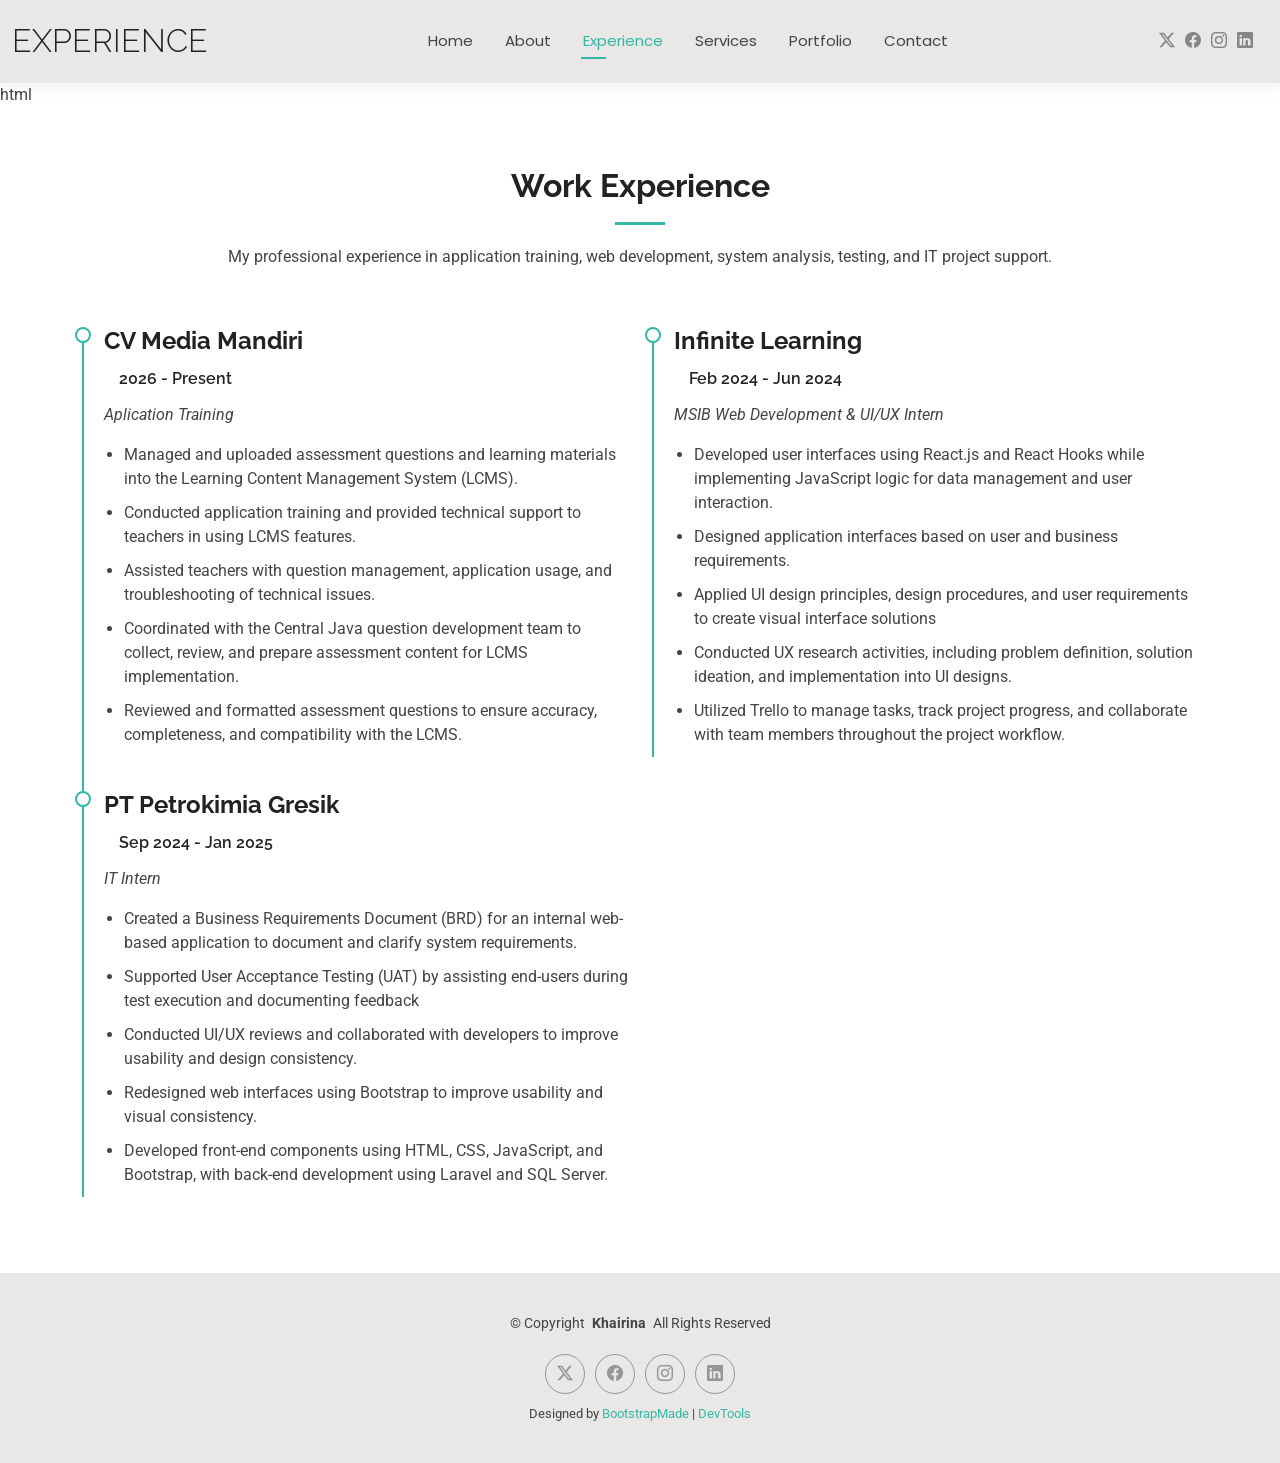
<file: resume.html>
<!DOCTYPE html>
<html lang="en">

<head>
  <meta charset="utf-8">
  <meta content="width=device-width, initial-scale=1.0" name="viewport">
  <title>Experience</title>
  <meta name="description" content="">
  <meta name="keywords" content="">

  <!-- Favicons -->
  <link href="assets/img/favicon.png" rel="icon">
  <link href="assets/img/apple-touch-icon.png" rel="apple-touch-icon">

  <!-- Fonts -->
  <link href="https://fonts.googleapis.com" rel="preconnect">
  <link href="https://fonts.gstatic.com" rel="preconnect" crossorigin>
  <link href="https://fonts.googleapis.com/css2?family=Roboto:ital,wght@0,100;0,300;0,400;0,500;0,700;0,900;1,100;1,300;1,400;1,500;1,700;1,900&family=Poppins:ital,wght@0,100;0,200;0,300;0,400;0,500;0,600;0,700;0,800;0,900;1,100;1,200;1,300;1,400;1,500;1,600;1,700;1,800;1,900&family=Raleway:ital,wght@0,100;0,200;0,300;0,400;0,500;0,600;0,700;0,800;0,900;1,100;1,200;1,300;1,400;1,500;1,600;1,700;1,800;1,900&display=swap" rel="stylesheet">

  <!-- Vendor CSS Files -->
  <link href="assets/vendor/bootstrap/css/bootstrap.min.css" rel="stylesheet">
  <link href="assets/vendor/bootstrap-icons/bootstrap-icons.css" rel="stylesheet">
  <link href="assets/vendor/aos/aos.css" rel="stylesheet">
  <link href="assets/vendor/swiper/swiper-bundle.min.css" rel="stylesheet">
  <link href="assets/vendor/glightbox/css/glightbox.min.css" rel="stylesheet">

  <!-- Main CSS File -->
  <link href="assets/css/main.css" rel="stylesheet">

  <!-- =======================================================
  * Template Name: Kelly
  * Template URL: https://bootstrapmade.com/kelly-free-bootstrap-cv-resume-html-template/
  * Updated: Aug 07 2024 with Bootstrap v5.3.3
  * Author: BootstrapMade.com
  * License: https://bootstrapmade.com/license/
  ======================================================== -->
</head>

<body class="resume-page">

  <header id="header" class="header d-flex align-items-center light-background sticky-top">
    <div class="container-fluid position-relative d-flex align-items-center justify-content-between">

      <a href="index.html" class="logo d-flex align-items-center me-auto me-xl-0">
        <!-- Uncomment the line below if you also wish to use an image logo -->
        <!-- <img src="assets/img/logo.png" alt=""> -->
        <h1 class="sitename">Experience</h1>
      </a>

      <nav id="navmenu" class="navmenu">
        <ul>
          <li><a href="index.html">Home</a></li>
          <li><a href="about.html">About</a></li>
          <li><a href="resume.html" class="active">Experience</a></li>
          <li><a href="services.html">Services</a></li>
          <li><a href="portfolio.html">Portfolio</a></li>
          <li><a href="contact.html">Contact</a></li>
        </ul>
        <i class="mobile-nav-toggle d-xl-none bi bi-list"></i>
      </nav>

      <div class="header-social-links">
        <a href="#" class="twitter"><i class="bi bi-twitter-x"></i></a>
        <a href="#" class="facebook"><i class="bi bi-facebook"></i></a>
        <a href="#" class="instagram"><i class="bi bi-instagram"></i></a>
        <a href="#" class="linkedin"><i class="bi bi-linkedin"></i></a>
      </div>

    </div>
  </header>

  <main class="main">

    <!-- Resume Section -->
    html
<section id="resume" class="resume section">

  <!-- Section Title -->
  <div class="container section-title" data-aos="fade-up">
    <h2>Work Experience</h2>
    <p>
      My professional experience in application training, web development,
      system analysis, testing, and IT project support.
    </p>
  </div><!-- End Section Title -->

  <div class="container">

    <div class="row">

      <!-- Left Column -->
      <div class="col-lg-6" data-aos="fade-up" data-aos-delay="100">

        <!-- Trainer Aplikasi -->
        <div class="resume-item">
          <h4>CV Media Mandiri</h4>
          <h5>2026 - Present</h5>
          <p><em>Aplication Training</em></p>
          <ul>
            <li>Managed and uploaded assessment questions and learning materials into the Learning Content Management System (LCMS).</li>
            <li>Conducted application training and provided technical support to teachers in using LCMS features.</li>
            <li>Assisted teachers with question management, application usage, and troubleshooting of technical issues.</li>
            <li>Coordinated with the Central Java question development team to collect, review, and prepare assessment content for LCMS implementation.</li>
            <li>Reviewed and formatted assessment questions to ensure accuracy, completeness, and compatibility with the LCMS.</li>
          </ul>
        </div><!-- End Resume Item -->

        <!-- Petrokimia -->
        <div class="resume-item">
          <h4>PT Petrokimia Gresik</h4>
          <h5>Sep 2024 - Jan 2025</h5>
          <p><em>IT Intern</em></p>
          <ul>
            <li>Created a Business Requirements Document (BRD) for an internal web-based application to document and clarify system 
                requirements. </li>
            <li>Supported User Acceptance Testing (UAT) by assisting end-users during test execution and documenting feedback</li>
            <li>Conducted UI/UX reviews and collaborated with developers to improve usability and design consistency.</li>
            <li>Redesigned web interfaces using Bootstrap to improve usability and visual consistency.</li>
            <li>Developed front-end components using HTML, CSS, JavaScript, and Bootstrap, with back-end development using Laravel and 
                SQL Server. </li>
          </ul>
        </div><!-- End Resume Item -->

      </div>

      <!-- Right Column -->
      <div class="col-lg-6" data-aos="fade-up" data-aos-delay="200">
        <!-- Infinite Learning -->
        <div class="resume-item">
          <h4>Infinite Learning</h4>
          <h5>Feb 2024 - Jun 2024</h5>
          <p><em>MSIB Web Development &amp; UI/UX Intern</em></p>
          <ul>
            <li>Developed user interfaces using React.js and React Hooks while implementing JavaScript logic for data management and user 
                interaction. </li>
            <li>Designed application interfaces based on user and business requirements.</li>
            <li>Applied UI design principles, design procedures, and user requirements to create visual interface solutions</li>
            <li>Conducted UX research activities, including problem definition, solution ideation, and implementation into UI designs.</li>
            <li>Utilized Trello to manage tasks, track project progress, and collaborate with team members throughout the project workflow. 
            </li>
          </ul>
        </div><!-- End Resume Item -->

      </div>

    </div>

  </div>

</section><!-- /Work Experience Section -->

  </main>

  <footer id="footer" class="footer light-background">

    <div class="container">
      <div class="copyright text-center ">
        <p>© <span>Copyright</span> <strong class="px-1 sitename">Khairina</strong> <span>All Rights Reserved<br></span></p>
      </div>
      <div class="social-links d-flex justify-content-center">
        <a href=""><i class="bi bi-twitter-x"></i></a>
        <a href=""><i class="bi bi-facebook"></i></a>
        <a href=""><i class="bi bi-instagram"></i></a>
        <a href=""><i class="bi bi-linkedin"></i></a>
      </div>
      <div class="credits">
        <!-- All the links in the footer should remain intact. -->
        <!-- You can delete the links only if you've purchased the pro version. -->
        <!-- Licensing information: https://bootstrapmade.com/license/ -->
        <!-- Purchase the pro version with working PHP/AJAX contact form: [buy-url] -->
        Designed by <a href="https://bootstrapmade.com/">BootstrapMade</a> | <a href="https://bootstrapmade.com/tools/">DevTools</a>
      </div>
    </div>

  </footer>

  <!-- Scroll Top -->
  <a href="#" id="scroll-top" class="scroll-top d-flex align-items-center justify-content-center"><i class="bi bi-arrow-up-short"></i></a>

  <!-- Preloader -->
  <div id="preloader"></div>

  <!-- Vendor JS Files -->
  <script src="assets/vendor/bootstrap/js/bootstrap.bundle.min.js"></script>
  <script src="assets/vendor/php-email-form/validate.js"></script>
  <script src="assets/vendor/aos/aos.js"></script>
  <script src="assets/vendor/waypoints/noframework.waypoints.js"></script>
  <script src="assets/vendor/purecounter/purecounter_vanilla.js"></script>
  <script src="assets/vendor/swiper/swiper-bundle.min.js"></script>
  <script src="assets/vendor/glightbox/js/glightbox.min.js"></script>
  <script src="assets/vendor/imagesloaded/imagesloaded.pkgd.min.js"></script>
  <script src="assets/vendor/isotope-layout/isotope.pkgd.min.js"></script>

  <!-- Main JS File -->
  <script src="assets/js/main.js"></script>

</body>

</html>
</file>
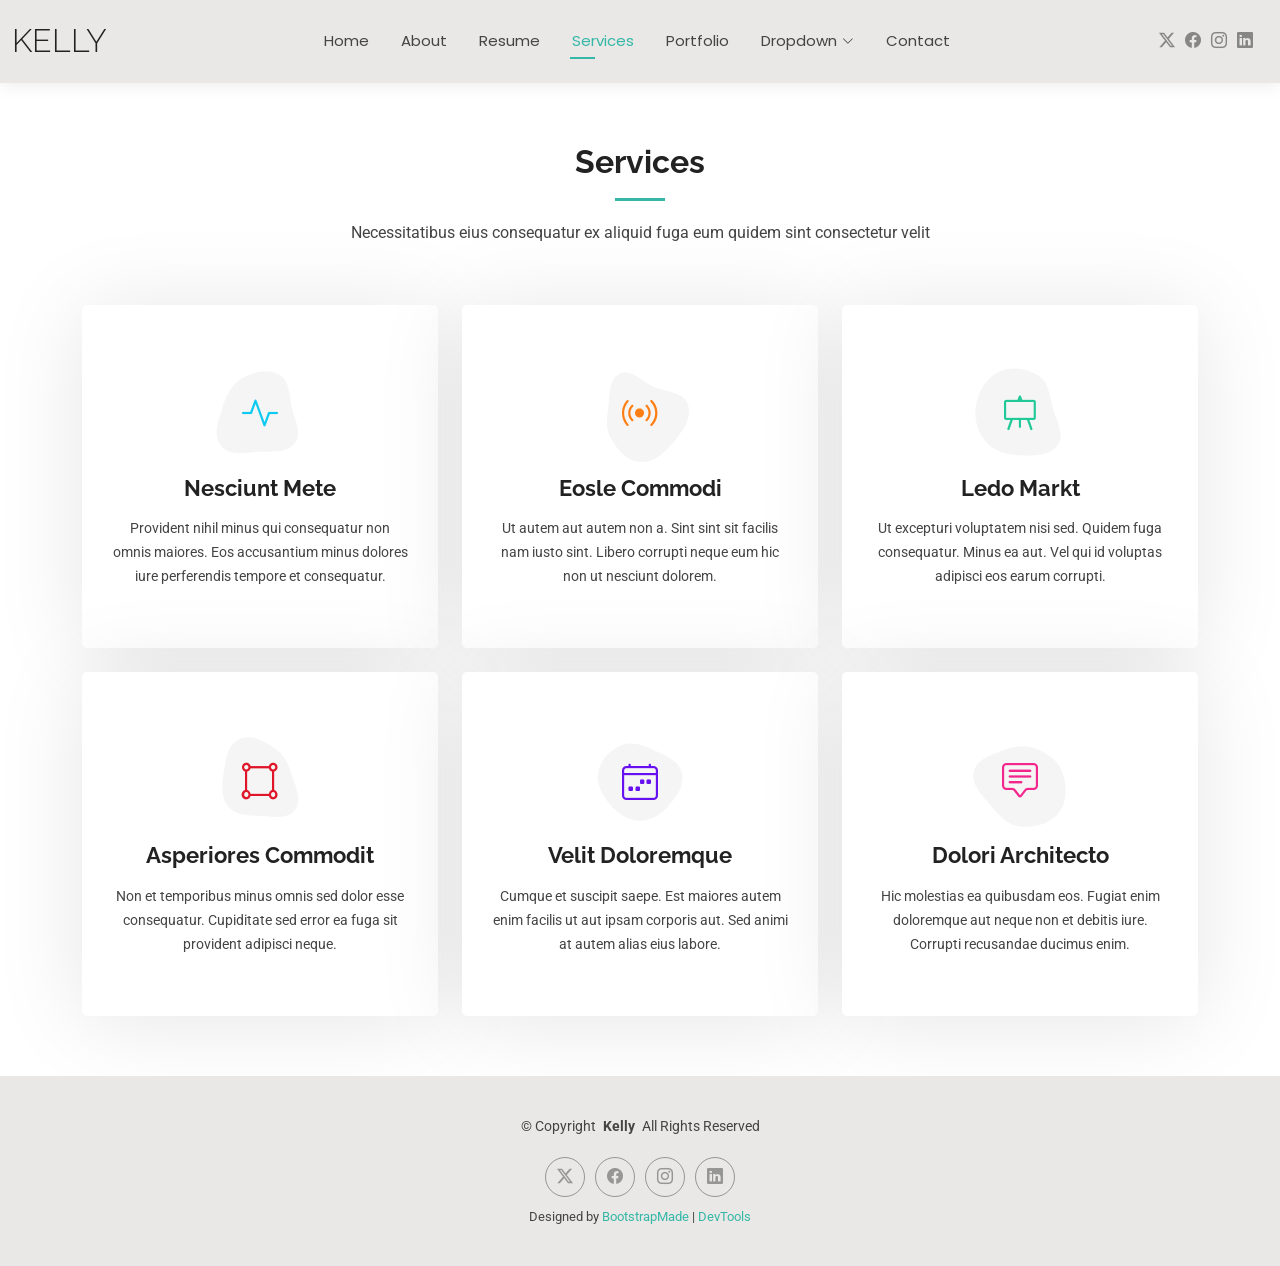
<file: services.html>
<!DOCTYPE html>
<html lang="en">

<head>
  <meta charset="utf-8">
  <meta content="width=device-width, initial-scale=1.0" name="viewport">
  <title>Services - Kelly Bootstrap Template</title>
  <meta name="description" content="">
  <meta name="keywords" content="">

  <!-- Favicons -->
  <link href="assets/img/favicon.png" rel="icon">
  <link href="assets/img/apple-touch-icon.png" rel="apple-touch-icon">

  <!-- Fonts -->
  <link href="https://fonts.googleapis.com" rel="preconnect">
  <link href="https://fonts.gstatic.com" rel="preconnect" crossorigin>
  <link href="https://fonts.googleapis.com/css2?family=Roboto:ital,wght@0,100;0,300;0,400;0,500;0,700;0,900;1,100;1,300;1,400;1,500;1,700;1,900&family=Poppins:ital,wght@0,100;0,200;0,300;0,400;0,500;0,600;0,700;0,800;0,900;1,100;1,200;1,300;1,400;1,500;1,600;1,700;1,800;1,900&family=Raleway:ital,wght@0,100;0,200;0,300;0,400;0,500;0,600;0,700;0,800;0,900;1,100;1,200;1,300;1,400;1,500;1,600;1,700;1,800;1,900&display=swap" rel="stylesheet">

  <!-- Vendor CSS Files -->
  <link href="assets/vendor/bootstrap/css/bootstrap.min.css" rel="stylesheet">
  <link href="assets/vendor/bootstrap-icons/bootstrap-icons.css" rel="stylesheet">
  <link href="assets/vendor/aos/aos.css" rel="stylesheet">
  <link href="assets/vendor/swiper/swiper-bundle.min.css" rel="stylesheet">
  <link href="assets/vendor/glightbox/css/glightbox.min.css" rel="stylesheet">

  <!-- Main CSS File -->
  <link href="assets/css/main.css" rel="stylesheet">

  <!-- =======================================================
  * Template Name: Kelly
  * Template URL: https://bootstrapmade.com/kelly-free-bootstrap-cv-resume-html-template/
  * Updated: Aug 07 2024 with Bootstrap v5.3.3
  * Author: BootstrapMade.com
  * License: https://bootstrapmade.com/license/
  ======================================================== -->
</head>

<body class="services-page">

  <header id="header" class="header d-flex align-items-center light-background sticky-top">
    <div class="container-fluid position-relative d-flex align-items-center justify-content-between">

      <a href="index.html" class="logo d-flex align-items-center me-auto me-xl-0">
        <!-- Uncomment the line below if you also wish to use an image logo -->
        <!-- <img src="assets/img/logo.png" alt=""> -->
        <h1 class="sitename">Kelly</h1>
      </a>

      <nav id="navmenu" class="navmenu">
        <ul>
          <li><a href="index.html">Home</a></li>
          <li><a href="about.html">About</a></li>
          <li><a href="resume.html">Resume</a></li>
          <li><a href="services.html" class="active">Services</a></li>
          <li><a href="portfolio.html">Portfolio</a></li>
          <li class="dropdown"><a href="#"><span>Dropdown</span> <i class="bi bi-chevron-down toggle-dropdown"></i></a>
            <ul>
              <li><a href="#">Dropdown 1</a></li>
              <li class="dropdown"><a href="#"><span>Deep Dropdown</span> <i class="bi bi-chevron-down toggle-dropdown"></i></a>
                <ul>
                  <li><a href="#">Deep Dropdown 1</a></li>
                  <li><a href="#">Deep Dropdown 2</a></li>
                  <li><a href="#">Deep Dropdown 3</a></li>
                  <li><a href="#">Deep Dropdown 4</a></li>
                  <li><a href="#">Deep Dropdown 5</a></li>
                </ul>
              </li>
              <li><a href="#">Dropdown 2</a></li>
              <li><a href="#">Dropdown 3</a></li>
              <li><a href="#">Dropdown 4</a></li>
            </ul>
          </li>
          <li><a href="contact.html">Contact</a></li>
        </ul>
        <i class="mobile-nav-toggle d-xl-none bi bi-list"></i>
      </nav>

      <div class="header-social-links">
        <a href="#" class="twitter"><i class="bi bi-twitter-x"></i></a>
        <a href="#" class="facebook"><i class="bi bi-facebook"></i></a>
        <a href="#" class="instagram"><i class="bi bi-instagram"></i></a>
        <a href="#" class="linkedin"><i class="bi bi-linkedin"></i></a>
      </div>

    </div>
  </header>

  <main class="main">

    <!-- Services Section -->
    <section id="services" class="services section">

      <!-- Section Title -->
      <div class="container section-title" data-aos="fade-up">
        <h2>Services</h2>
        <p>Necessitatibus eius consequatur ex aliquid fuga eum quidem sint consectetur velit</p>
      </div><!-- End Section Title -->

      <div class="container">

        <div class="row gy-4">

          <div class="col-lg-4 col-md-6" data-aos="fade-up" data-aos-delay="100">
            <div class="service-item item-cyan position-relative">
              <div class="icon">
                <svg width="100" height="100" viewBox="0 0 600 600" xmlns="http://www.w3.org/2000/svg">
                  <path stroke="none" stroke-width="0" fill="#f5f5f5" d="M300,521.0016835830174C376.1290562159157,517.8887921683347,466.0731472004068,529.7835943286574,510.70327084640275,468.03025145048787C554.3714126377745,407.6079735673963,508.03601936045806,328.9844924480964,491.2728898941984,256.3432110539036C474.5976632858925,184.082847569629,479.9380746630129,96.60480741107993,416.23090153303,58.64404602377083C348.86323505073057,18.502131276798302,261.93793281208167,40.57373210992963,193.5410806939664,78.93577620505333C130.42746243093433,114.334589627462,98.30271207620316,179.96522072025542,76.75703585869454,249.04625023123273C51.97151888228291,328.5150500222984,13.704378332031375,421.85034740162234,66.52175969318436,486.19268352777647C119.04800174914682,550.1803526380478,217.28368757567262,524.383925680826,300,521.0016835830174"></path>
                </svg>
                <i class="bi bi-activity"></i>
              </div>
              <a href="#" class="stretched-link">
                <h3>Nesciunt Mete</h3>
              </a>
              <p>Provident nihil minus qui consequatur non omnis maiores. Eos accusantium minus dolores iure perferendis tempore et consequatur.</p>
            </div>
          </div><!-- End Service Item -->

          <div class="col-lg-4 col-md-6" data-aos="fade-up" data-aos-delay="200">
            <div class="service-item item-orange position-relative">
              <div class="icon">
                <svg width="100" height="100" viewBox="0 0 600 600" xmlns="http://www.w3.org/2000/svg">
                  <path stroke="none" stroke-width="0" fill="#f5f5f5" d="M300,582.0697525312426C382.5290701553225,586.8405444964366,449.9789794690241,525.3245884688669,502.5850820975895,461.55621195738473C556.606425686781,396.0723002908107,615.8543463187945,314.28637112970534,586.6730223649479,234.56875336149918C558.9533121215079,158.8439757836574,454.9685369536778,164.00468322053177,381.49747125262974,130.76875717737553C312.15926192815925,99.40240125094834,248.97055460311594,18.661163978235184,179.8680185752513,50.54337015887873C110.5421016452524,82.52863877960104,119.82277516462835,180.83849132639028,109.12597500060166,256.43424936330496C100.08760227029461,320.3096726198365,92.17705696193138,384.0621239912766,124.79988738764834,439.7174275375508C164.83382741302287,508.01625554203684,220.96474134820875,577.5009287672846,300,582.0697525312426"></path>
                </svg>
                <i class="bi bi-broadcast"></i>
              </div>
              <a href="#" class="stretched-link">
                <h3>Eosle Commodi</h3>
              </a>
              <p>Ut autem aut autem non a. Sint sint sit facilis nam iusto sint. Libero corrupti neque eum hic non ut nesciunt dolorem.</p>
            </div>
          </div><!-- End Service Item -->

          <div class="col-lg-4 col-md-6" data-aos="fade-up" data-aos-delay="300">
            <div class="service-item item-teal position-relative">
              <div class="icon">
                <svg width="100" height="100" viewBox="0 0 600 600" xmlns="http://www.w3.org/2000/svg">
                  <path stroke="none" stroke-width="0" fill="#f5f5f5" d="M300,541.5067337569781C382.14930387511276,545.0595476570109,479.8736841581634,548.3450877840088,526.4010558755058,480.5488172755941C571.5218469581645,414.80211281144784,517.5187510058486,332.0715597781072,496.52539010469104,255.14436215662573C477.37192572678356,184.95920475031193,473.57363656557914,105.61284051026155,413.0603344069578,65.22779650032875C343.27470386102294,18.654635553484475,251.2091493199835,5.337323636656869,175.0934190732945,40.62881213300186C97.87086631185822,76.43348514350839,51.98124368387456,156.15599469081315,36.44837278890362,239.84606092416172C21.716077023791087,319.22268207091537,43.775223500013084,401.1760424656574,96.891909868211,461.97329694683043C147.22146801428983,519.5804099606455,223.5754009179313,538.201503339737,300,541.5067337569781"></path>
                </svg>
                <i class="bi bi-easel"></i>
              </div>
              <a href="#" class="stretched-link">
                <h3>Ledo Markt</h3>
              </a>
              <p>Ut excepturi voluptatem nisi sed. Quidem fuga consequatur. Minus ea aut. Vel qui id voluptas adipisci eos earum corrupti.</p>
            </div>
          </div><!-- End Service Item -->

          <div class="col-lg-4 col-md-6" data-aos="fade-up" data-aos-delay="400">
            <div class="service-item item-red position-relative">
              <div class="icon">
                <svg width="100" height="100" viewBox="0 0 600 600" xmlns="http://www.w3.org/2000/svg">
                  <path stroke="none" stroke-width="0" fill="#f5f5f5" d="M300,503.46388370962813C374.79870501325706,506.71871716319447,464.8034551963731,527.1746412648533,510.4981551193396,467.86667711651364C555.9287308511215,408.9015244558933,512.6030010748507,327.5744911775523,490.211057578863,256.5855673507754C471.097692560561,195.9906835881958,447.69079081568157,138.11976852964426,395.19560036434837,102.3242989838813C329.3053358748298,57.3949838291264,248.02791733380457,8.279543830951368,175.87071277845988,42.242879143198664C103.41431057327972,76.34704239035025,93.79494320519305,170.9812938413882,81.28167332365135,250.07896920659033C70.17666984294237,320.27484674793965,64.84698225790005,396.69656628748305,111.28512138212992,450.4950937839243C156.20124167950087,502.5303643271138,231.32542653798444,500.4755392045468,300,503.46388370962813"></path>
                </svg>
                <i class="bi bi-bounding-box-circles"></i>
              </div>
              <a href="#" class="stretched-link">
                <h3>Asperiores Commodit</h3>
              </a>
              <p>Non et temporibus minus omnis sed dolor esse consequatur. Cupiditate sed error ea fuga sit provident adipisci neque.</p>
              <a href="#" class="stretched-link"></a>
            </div>
          </div><!-- End Service Item -->

          <div class="col-lg-4 col-md-6" data-aos="fade-up" data-aos-delay="500">
            <div class="service-item item-indigo position-relative">
              <div class="icon">
                <svg width="100" height="100" viewBox="0 0 600 600" xmlns="http://www.w3.org/2000/svg">
                  <path stroke="none" stroke-width="0" fill="#f5f5f5" d="M300,532.3542879108572C369.38199826031484,532.3153073249985,429.10787420159085,491.63046689027357,474.5244479745417,439.17860296908856C522.8885846962883,383.3225815378663,569.1668002868075,314.3205725914397,550.7432151929288,242.7694973846089C532.6665558377875,172.5657663291529,456.2379748765914,142.6223662098291,390.3689995646985,112.34683881706744C326.66090330228417,83.06452184765237,258.84405631176094,53.51806209861945,193.32584062364296,78.48882559362697C121.61183558270385,105.82097193414197,62.805066853699245,167.19869350419734,48.57481801355237,242.6138429142374C34.843463184063346,315.3850353017275,76.69343916112496,383.4422959591041,125.22947124332185,439.3748458443577C170.7312796277747,491.8107796887764,230.57421082200815,532.3932930995766,300,532.3542879108572"></path>
                </svg>
                <i class="bi bi-calendar4-week icon"></i>
              </div>
              <a href="#" class="stretched-link">
                <h3>Velit Doloremque</h3>
              </a>
              <p>Cumque et suscipit saepe. Est maiores autem enim facilis ut aut ipsam corporis aut. Sed animi at autem alias eius labore.</p>
              <a href="#" class="stretched-link"></a>
            </div>
          </div><!-- End Service Item -->

          <div class="col-lg-4 col-md-6" data-aos="fade-up" data-aos-delay="600">
            <div class="service-item item-pink position-relative">
              <div class="icon">
                <svg width="100" height="100" viewBox="0 0 600 600" xmlns="http://www.w3.org/2000/svg">
                  <path stroke="none" stroke-width="0" fill="#f5f5f5" d="M300,566.797414625762C385.7384707136149,576.1784315230908,478.7894351017131,552.8928747891023,531.9192734346935,484.94944893311C584.6109503024035,417.5663521118492,582.489472248146,322.67544863468447,553.9536738515405,242.03673114598146C529.1557734026468,171.96086150256528,465.24506316201064,127.66468636344209,395.9583748389544,100.7403814666027C334.2173773831606,76.7482773500951,269.4350130405921,84.62216499799875,207.1952322260088,107.2889140133804C132.92018162631612,134.33871894543012,41.79353780512637,160.00259165414826,22.644507872594943,236.69541883565114C3.319112789854554,314.0945973066697,72.72355303640163,379.243833228382,124.04198916343866,440.3218312028393C172.9286146004772,498.5055451809895,224.45579914871206,558.5317968840102,300,566.797414625762"></path>
                </svg>
                <i class="bi bi-chat-square-text"></i>
              </div>
              <a href="#" class="stretched-link">
                <h3>Dolori Architecto</h3>
              </a>
              <p>Hic molestias ea quibusdam eos. Fugiat enim doloremque aut neque non et debitis iure. Corrupti recusandae ducimus enim.</p>
              <a href="#" class="stretched-link"></a>
            </div>
          </div><!-- End Service Item -->

        </div>

      </div>

    </section><!-- /Services Section -->

  </main>

  <footer id="footer" class="footer light-background">

    <div class="container">
      <div class="copyright text-center ">
        <p>© <span>Copyright</span> <strong class="px-1 sitename">Kelly</strong> <span>All Rights Reserved<br></span></p>
      </div>
      <div class="social-links d-flex justify-content-center">
        <a href=""><i class="bi bi-twitter-x"></i></a>
        <a href=""><i class="bi bi-facebook"></i></a>
        <a href=""><i class="bi bi-instagram"></i></a>
        <a href=""><i class="bi bi-linkedin"></i></a>
      </div>
      <div class="credits">
        <!-- All the links in the footer should remain intact. -->
        <!-- You can delete the links only if you've purchased the pro version. -->
        <!-- Licensing information: https://bootstrapmade.com/license/ -->
        <!-- Purchase the pro version with working PHP/AJAX contact form: [buy-url] -->
        Designed by <a href="https://bootstrapmade.com/">BootstrapMade</a> | <a href="https://bootstrapmade.com/tools/">DevTools</a>
      </div>
    </div>

  </footer>

  <!-- Scroll Top -->
  <a href="#" id="scroll-top" class="scroll-top d-flex align-items-center justify-content-center"><i class="bi bi-arrow-up-short"></i></a>

  <!-- Preloader -->
  <div id="preloader"></div>

  <!-- Vendor JS Files -->
  <script src="assets/vendor/bootstrap/js/bootstrap.bundle.min.js"></script>
  <script src="assets/vendor/php-email-form/validate.js"></script>
  <script src="assets/vendor/aos/aos.js"></script>
  <script src="assets/vendor/waypoints/noframework.waypoints.js"></script>
  <script src="assets/vendor/purecounter/purecounter_vanilla.js"></script>
  <script src="assets/vendor/swiper/swiper-bundle.min.js"></script>
  <script src="assets/vendor/glightbox/js/glightbox.min.js"></script>
  <script src="assets/vendor/imagesloaded/imagesloaded.pkgd.min.js"></script>
  <script src="assets/vendor/isotope-layout/isotope.pkgd.min.js"></script>

  <!-- Main JS File -->
  <script src="assets/js/main.js"></script>

</body>

</html>
</file>
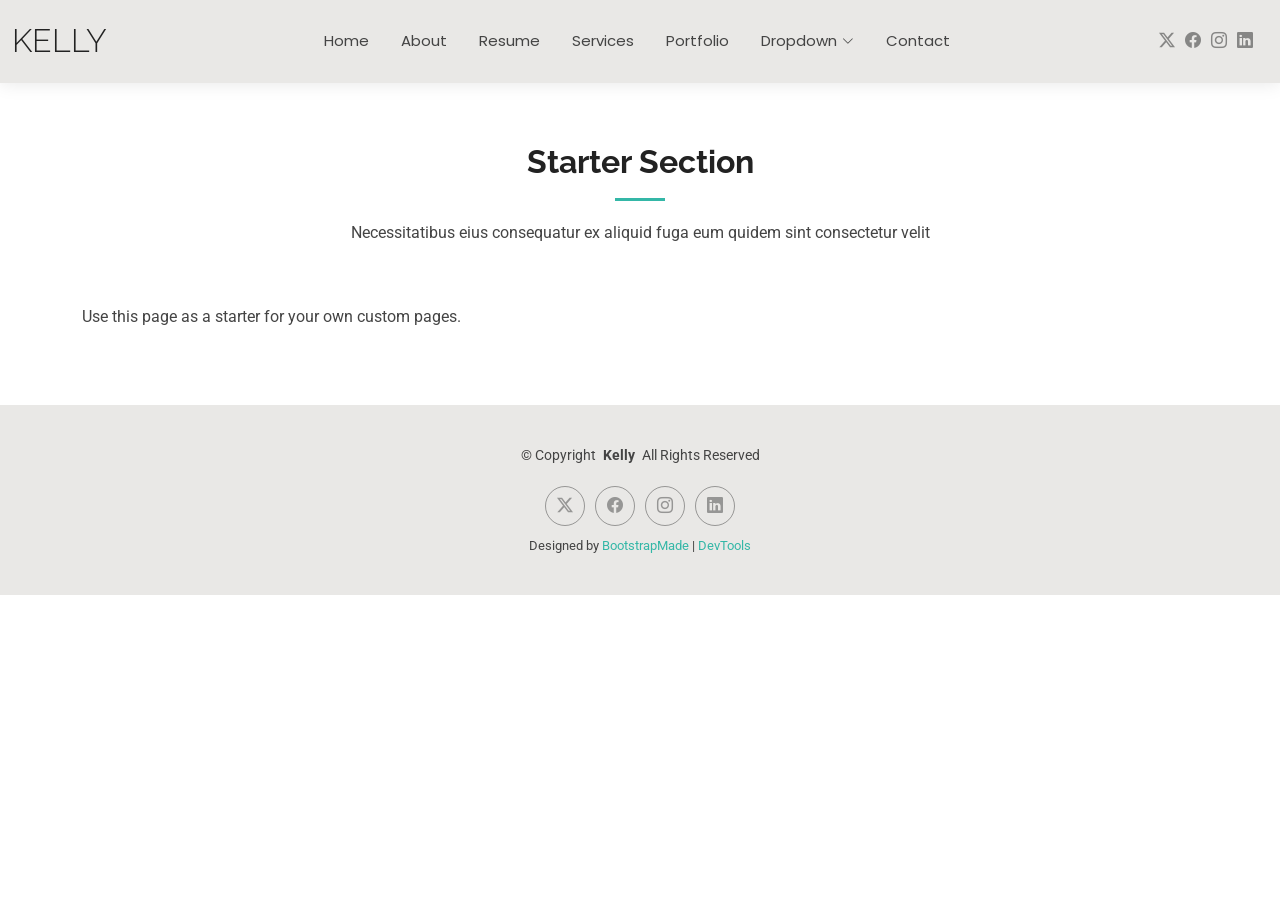
<file: starter-page.html>
<!DOCTYPE html>
<html lang="en">

<head>
  <meta charset="utf-8">
  <meta content="width=device-width, initial-scale=1.0" name="viewport">
  <title>Starter Page - Kelly Bootstrap Template</title>
  <meta name="description" content="">
  <meta name="keywords" content="">

  <!-- Favicons -->
  <link href="assets/img/favicon.png" rel="icon">
  <link href="assets/img/apple-touch-icon.png" rel="apple-touch-icon">

  <!-- Fonts -->
  <link href="https://fonts.googleapis.com" rel="preconnect">
  <link href="https://fonts.gstatic.com" rel="preconnect" crossorigin>
  <link href="https://fonts.googleapis.com/css2?family=Roboto:ital,wght@0,100;0,300;0,400;0,500;0,700;0,900;1,100;1,300;1,400;1,500;1,700;1,900&family=Poppins:ital,wght@0,100;0,200;0,300;0,400;0,500;0,600;0,700;0,800;0,900;1,100;1,200;1,300;1,400;1,500;1,600;1,700;1,800;1,900&family=Raleway:ital,wght@0,100;0,200;0,300;0,400;0,500;0,600;0,700;0,800;0,900;1,100;1,200;1,300;1,400;1,500;1,600;1,700;1,800;1,900&display=swap" rel="stylesheet">

  <!-- Vendor CSS Files -->
  <link href="assets/vendor/bootstrap/css/bootstrap.min.css" rel="stylesheet">
  <link href="assets/vendor/bootstrap-icons/bootstrap-icons.css" rel="stylesheet">
  <link href="assets/vendor/aos/aos.css" rel="stylesheet">
  <link href="assets/vendor/swiper/swiper-bundle.min.css" rel="stylesheet">
  <link href="assets/vendor/glightbox/css/glightbox.min.css" rel="stylesheet">

  <!-- Main CSS File -->
  <link href="assets/css/main.css" rel="stylesheet">

  <!-- =======================================================
  * Template Name: Kelly
  * Template URL: https://bootstrapmade.com/kelly-free-bootstrap-cv-resume-html-template/
  * Updated: Aug 07 2024 with Bootstrap v5.3.3
  * Author: BootstrapMade.com
  * License: https://bootstrapmade.com/license/
  ======================================================== -->
</head>

<body class="starter-page-page">

  <header id="header" class="header d-flex align-items-center light-background sticky-top">
    <div class="container-fluid position-relative d-flex align-items-center justify-content-between">

      <a href="index.html" class="logo d-flex align-items-center me-auto me-xl-0">
        <!-- Uncomment the line below if you also wish to use an image logo -->
        <!-- <img src="assets/img/logo.png" alt=""> -->
        <h1 class="sitename">Kelly</h1>
      </a>

      <nav id="navmenu" class="navmenu">
        <ul>
          <li><a href="index.html">Home</a></li>
          <li><a href="about.html">About</a></li>
          <li><a href="resume.html">Resume</a></li>
          <li><a href="services.html">Services</a></li>
          <li><a href="portfolio.html">Portfolio</a></li>
          <li class="dropdown"><a href="#"><span>Dropdown</span> <i class="bi bi-chevron-down toggle-dropdown"></i></a>
            <ul>
              <li><a href="#">Dropdown 1</a></li>
              <li class="dropdown"><a href="#"><span>Deep Dropdown</span> <i class="bi bi-chevron-down toggle-dropdown"></i></a>
                <ul>
                  <li><a href="#">Deep Dropdown 1</a></li>
                  <li><a href="#">Deep Dropdown 2</a></li>
                  <li><a href="#">Deep Dropdown 3</a></li>
                  <li><a href="#">Deep Dropdown 4</a></li>
                  <li><a href="#">Deep Dropdown 5</a></li>
                </ul>
              </li>
              <li><a href="#">Dropdown 2</a></li>
              <li><a href="#">Dropdown 3</a></li>
              <li><a href="#">Dropdown 4</a></li>
            </ul>
          </li>
          <li><a href="contact.html">Contact</a></li>
        </ul>
        <i class="mobile-nav-toggle d-xl-none bi bi-list"></i>
      </nav>

      <div class="header-social-links">
        <a href="#" class="twitter"><i class="bi bi-twitter-x"></i></a>
        <a href="#" class="facebook"><i class="bi bi-facebook"></i></a>
        <a href="#" class="instagram"><i class="bi bi-instagram"></i></a>
        <a href="#" class="linkedin"><i class="bi bi-linkedin"></i></a>
      </div>

    </div>
  </header>

  <main class="main">

    <!-- Starter Section Section -->
    <section id="starter-section" class="starter-section section">

      <!-- Section Title -->
      <div class="container section-title" data-aos="fade-up">
        <h2>Starter Section</h2>
        <p>Necessitatibus eius consequatur ex aliquid fuga eum quidem sint consectetur velit</p>
      </div><!-- End Section Title -->

      <div class="container" data-aos="fade-up">
        <p>Use this page as a starter for your own custom pages.</p>
      </div>

    </section><!-- /Starter Section Section -->

  </main>

  <footer id="footer" class="footer light-background">

    <div class="container">
      <div class="copyright text-center ">
        <p>© <span>Copyright</span> <strong class="px-1 sitename">Kelly</strong> <span>All Rights Reserved<br></span></p>
      </div>
      <div class="social-links d-flex justify-content-center">
        <a href=""><i class="bi bi-twitter-x"></i></a>
        <a href=""><i class="bi bi-facebook"></i></a>
        <a href=""><i class="bi bi-instagram"></i></a>
        <a href=""><i class="bi bi-linkedin"></i></a>
      </div>
      <div class="credits">
        <!-- All the links in the footer should remain intact. -->
        <!-- You can delete the links only if you've purchased the pro version. -->
        <!-- Licensing information: https://bootstrapmade.com/license/ -->
        <!-- Purchase the pro version with working PHP/AJAX contact form: [buy-url] -->
        Designed by <a href="https://bootstrapmade.com/">BootstrapMade</a> | <a href="https://bootstrapmade.com/tools/">DevTools</a>
      </div>
    </div>

  </footer>

  <!-- Scroll Top -->
  <a href="#" id="scroll-top" class="scroll-top d-flex align-items-center justify-content-center"><i class="bi bi-arrow-up-short"></i></a>

  <!-- Preloader -->
  <div id="preloader"></div>

  <!-- Vendor JS Files -->
  <script src="assets/vendor/bootstrap/js/bootstrap.bundle.min.js"></script>
  <script src="assets/vendor/php-email-form/validate.js"></script>
  <script src="assets/vendor/aos/aos.js"></script>
  <script src="assets/vendor/waypoints/noframework.waypoints.js"></script>
  <script src="assets/vendor/purecounter/purecounter_vanilla.js"></script>
  <script src="assets/vendor/swiper/swiper-bundle.min.js"></script>
  <script src="assets/vendor/glightbox/js/glightbox.min.js"></script>
  <script src="assets/vendor/imagesloaded/imagesloaded.pkgd.min.js"></script>
  <script src="assets/vendor/isotope-layout/isotope.pkgd.min.js"></script>

  <!-- Main JS File -->
  <script src="assets/js/main.js"></script>

</body>

</html>
</file>
<file: assets/css/main.css>
/**
* Template Name: Kelly
* Template URL: https://bootstrapmade.com/kelly-free-bootstrap-cv-resume-html-template/
* Updated: Aug 07 2024 with Bootstrap v5.3.3
* Author: BootstrapMade.com
* License: https://bootstrapmade.com/license/
*/

/*--------------------------------------------------------------
# Font & Color Variables
# Help: https://bootstrapmade.com/color-system/
--------------------------------------------------------------*/
/* Fonts */
:root {
  --default-font: "Roboto",  system-ui, -apple-system, "Segoe UI", Roboto, "Helvetica Neue", Arial, "Noto Sans", "Liberation Sans", sans-serif, "Apple Color Emoji", "Segoe UI Emoji", "Segoe UI Symbol", "Noto Color Emoji";
  --heading-font: "Raleway",  sans-serif;
  --nav-font: "Poppins",  sans-serif;
}

/* Global Colors - The following color variables are used throughout the website. Updating them here will change the color scheme of the entire website */
:root { 
  --background-color: #ffffff; /* Background color for the entire website, including individual sections */
  --default-color: #444444; /* Default color used for the majority of the text content across the entire website */
  --heading-color: #222222; /* Color for headings, subheadings and title throughout the website */
  --accent-color: #34b7a7; /* Accent color that represents your brand on the website. It's used for buttons, links, and other elements that need to stand out */
  --surface-color: #ffffff; /* The surface color is used as a background of boxed elements within sections, such as cards, icon boxes, or other elements that require a visual separation from the global background. */
  --contrast-color: #ffffff; /* Contrast color for text, ensuring readability against backgrounds of accent, heading, or default colors. */
}

/* Nav Menu Colors - The following color variables are used specifically for the navigation menu. They are separate from the global colors to allow for more customization options */
:root {
  --nav-color: #444444;  /* The default color of the main navmenu links */
  --nav-hover-color: #34b7a7; /* Applied to main navmenu links when they are hovered over or active */
  --nav-mobile-background-color: #ffffff; /* Used as the background color for mobile navigation menu */
  --nav-dropdown-background-color: #ffffff; /* Used as the background color for dropdown items that appear when hovering over primary navigation items */
  --nav-dropdown-color: #444444; /* Used for navigation links of the dropdown items in the navigation menu. */
  --nav-dropdown-hover-color: #34b7a7; /* Similar to --nav-hover-color, this color is applied to dropdown navigation links when they are hovered over. */
}

/* Color Presets - These classes override global colors when applied to any section or element, providing reuse of the sam color scheme. */

.light-background {
  --background-color: #e9e8e6;
  --surface-color: #ffffff;
}

.dark-background {
  --background-color: #060606;
  --default-color: #ffffff;
  --heading-color: #ffffff;
  --surface-color: #252525;
  --contrast-color: #ffffff;
}

/* Smooth scroll */
:root {
  scroll-behavior: smooth;
}

/*--------------------------------------------------------------
# General Styling & Shared Classes
--------------------------------------------------------------*/
body {
  color: var(--default-color);
  background-color: var(--background-color);
  font-family: var(--default-font);
}

a {
  color: var(--accent-color);
  text-decoration: none;
  transition: 0.3s;
}

a:hover {
  color: color-mix(in srgb, var(--accent-color), transparent 25%);
  text-decoration: none;
}

h1,
h2,
h3,
h4,
h5,
h6 {
  color: var(--heading-color);
  font-family: var(--heading-font);
}

/* PHP Email Form Messages
------------------------------*/
.php-email-form .error-message {
  display: none;
  background: #df1529;
  color: #ffffff;
  text-align: left;
  padding: 15px;
  margin-bottom: 24px;
  font-weight: 600;
}

.php-email-form .sent-message {
  display: none;
  color: #ffffff;
  background: #059652;
  text-align: center;
  padding: 15px;
  margin-bottom: 24px;
  font-weight: 600;
}

.php-email-form .loading {
  display: none;
  background: var(--surface-color);
  text-align: center;
  padding: 15px;
  margin-bottom: 24px;
}

.php-email-form .loading:before {
  content: "";
  display: inline-block;
  border-radius: 50%;
  width: 24px;
  height: 24px;
  margin: 0 10px -6px 0;
  border: 3px solid var(--accent-color);
  border-top-color: var(--surface-color);
  animation: php-email-form-loading 1s linear infinite;
}

@keyframes php-email-form-loading {
  0% {
    transform: rotate(0deg);
  }

  100% {
    transform: rotate(360deg);
  }
}

/*--------------------------------------------------------------
# Global Header
--------------------------------------------------------------*/
.header {
  color: var(--default-color);
  background-color: var(--background-color);
  padding: 15px 0;
  transition: all 0.5s;
  z-index: 997;
  box-shadow: 0px 0 18px rgba(0, 0, 0, 0.1);
}

.header .logo {
  line-height: 1;
}

.header .logo img {
  max-height: 36px;
  margin-right: 8px;
}

.header .logo h1 {
  font-size: 32px;
  margin: 0;
  font-weight: 300;
  text-transform: uppercase;
  color: var(--heading-color);
}

.header .header-social-links {
  padding-right: 15px;
}

.header .header-social-links a {
  color: color-mix(in srgb, var(--default-color), transparent 40%);
  padding-left: 6px;
  display: inline-block;
  transition: 0.3s;
  font-size: 16px;
}

.header .header-social-links a:hover {
  color: var(--accent-color);
}

.header .header-social-links a i {
  line-height: 0px;
}

@media (max-width: 1200px) {
  .header .logo {
    order: 1;
  }

  .header .header-social-links {
    order: 2;
  }

  .header .navmenu {
    order: 3;
  }
}

/*--------------------------------------------------------------
# Navigation Menu
--------------------------------------------------------------*/
/* Desktop Navigation */
@media (min-width: 1200px) {
  .navmenu {
    padding: 0;
  }

  .navmenu ul {
    margin: 0;
    padding: 0;
    display: flex;
    list-style: none;
    align-items: center;
  }

  .navmenu li {
    position: relative;
  }

  .navmenu>ul>li {
    white-space: nowrap;
    padding: 15px 14px;
  }

  .navmenu>ul>li:last-child {
    padding-right: 0;
  }

  .navmenu a,
  .navmenu a:focus {
    color: var(--nav-color);
    font-size: 15px;
    padding: 0 2px;
    font-family: var(--nav-font);
    font-weight: 400;
    display: flex;
    align-items: center;
    justify-content: space-between;
    white-space: nowrap;
    transition: 0.3s;
    position: relative;
  }

  .navmenu a i,
  .navmenu a:focus i {
    font-size: 12px;
    line-height: 0;
    margin-left: 5px;
    transition: 0.3s;
  }

  .navmenu>ul>li>a:before {
    content: "";
    position: absolute;
    height: 2px;
    bottom: -6px;
    left: 0;
    background-color: var(--nav-hover-color);
    visibility: hidden;
    width: 0px;
    transition: all 0.3s ease-in-out 0s;
  }

  .navmenu a:hover:before,
  .navmenu li:hover>a:before,
  .navmenu .active:before {
    visibility: visible;
    width: 25px;
  }

  .navmenu li:hover>a,
  .navmenu .active,
  .navmenu .active:focus {
    color: var(--nav-hover-color);
  }

  .navmenu .dropdown ul {
    margin: 0;
    padding: 10px 0;
    background: var(--nav-dropdown-background-color);
    display: block;
    position: absolute;
    visibility: hidden;
    left: 14px;
    top: 130%;
    opacity: 0;
    transition: 0.3s;
    border-radius: 4px;
    z-index: 99;
    box-shadow: 0px 0px 30px rgba(0, 0, 0, 0.1);
  }

  .navmenu .dropdown ul li {
    min-width: 200px;
  }

  .navmenu .dropdown ul a {
    padding: 10px 20px;
    font-size: 15px;
    text-transform: none;
    color: var(--nav-dropdown-color);
  }

  .navmenu .dropdown ul a i {
    font-size: 12px;
  }

  .navmenu .dropdown ul a:hover,
  .navmenu .dropdown ul .active:hover,
  .navmenu .dropdown ul li:hover>a {
    color: var(--nav-dropdown-hover-color);
  }

  .navmenu .dropdown:hover>ul {
    opacity: 1;
    top: 100%;
    visibility: visible;
  }

  .navmenu .dropdown .dropdown ul {
    top: 0;
    left: -90%;
    visibility: hidden;
  }

  .navmenu .dropdown .dropdown:hover>ul {
    opacity: 1;
    top: 0;
    left: -100%;
    visibility: visible;
  }
}

/* Mobile Navigation */
@media (max-width: 1199px) {
  .mobile-nav-toggle {
    color: var(--nav-color);
    font-size: 28px;
    line-height: 0;
    margin-right: 10px;
    cursor: pointer;
    transition: color 0.3s;
  }

  .navmenu {
    padding: 0;
    z-index: 9997;
  }

  .navmenu ul {
    display: none;
    list-style: none;
    position: absolute;
    inset: 60px 20px 20px 20px;
    padding: 10px 0;
    margin: 0;
    border-radius: 6px;
    background-color: var(--nav-mobile-background-color);
    border: 1px solid color-mix(in srgb, var(--default-color), transparent 90%);
    box-shadow: none;
    overflow-y: auto;
    transition: 0.3s;
    z-index: 9998;
  }

  .navmenu a,
  .navmenu a:focus {
    color: var(--nav-dropdown-color);
    padding: 10px 20px;
    font-family: var(--nav-font);
    font-size: 17px;
    font-weight: 500;
    display: flex;
    align-items: center;
    justify-content: space-between;
    white-space: nowrap;
    transition: 0.3s;
  }

  .navmenu a i,
  .navmenu a:focus i {
    font-size: 12px;
    line-height: 0;
    margin-left: 5px;
    width: 30px;
    height: 30px;
    display: flex;
    align-items: center;
    justify-content: center;
    border-radius: 50%;
    transition: 0.3s;
    background-color: color-mix(in srgb, var(--accent-color), transparent 90%);
  }

  .navmenu a i:hover,
  .navmenu a:focus i:hover {
    background-color: var(--accent-color);
    color: var(--contrast-color);
  }

  .navmenu a:hover,
  .navmenu .active,
  .navmenu .active:focus {
    color: var(--nav-dropdown-hover-color);
  }

  .navmenu .active i,
  .navmenu .active:focus i {
    background-color: var(--accent-color);
    color: var(--contrast-color);
    transform: rotate(180deg);
  }

  .navmenu .dropdown ul {
    position: static;
    display: none;
    z-index: 99;
    padding: 10px 0;
    margin: 10px 20px;
    background-color: var(--nav-dropdown-background-color);
    transition: all 0.5s ease-in-out;
  }

  .navmenu .dropdown ul ul {
    background-color: rgba(33, 37, 41, 0.1);
  }

  .navmenu .dropdown>.dropdown-active {
    display: block;
    background-color: rgba(33, 37, 41, 0.03);
  }

  .mobile-nav-active {
    overflow: hidden;
  }

  .mobile-nav-active .mobile-nav-toggle {
    color: #fff;
    position: absolute;
    font-size: 32px;
    top: 15px;
    right: 15px;
    margin-right: 0;
    z-index: 9999;
  }

  .mobile-nav-active .navmenu {
    position: fixed;
    overflow: hidden;
    inset: 0;
    background: rgba(33, 37, 41, 0.8);
    transition: 0.3s;
  }

  .mobile-nav-active .navmenu>ul {
    display: block;
  }
}

/*--------------------------------------------------------------
# Global Footer
--------------------------------------------------------------*/
.footer {
  color: var(--default-color);
  background-color: var(--background-color);
  font-size: 14px;
  padding: 40px 0;
  position: relative;
}

.footer .copyright p {
  margin-bottom: 0;
}

.footer .social-links {
  margin-top: 20px;
}

.footer .social-links a {
  display: flex;
  align-items: center;
  justify-content: center;
  width: 40px;
  height: 40px;
  border-radius: 50%;
  border: 1px solid color-mix(in srgb, var(--default-color), transparent 50%);
  font-size: 16px;
  color: color-mix(in srgb, var(--default-color), transparent 50%);
  margin: 0 5px;
  transition: 0.3s;
}

.footer .social-links a:hover {
  color: var(--accent-color);
  border-color: var(--accent-color);
}

.footer .credits {
  margin-top: 10px;
  font-size: 13px;
  text-align: center;
}

/*--------------------------------------------------------------
# Preloader
--------------------------------------------------------------*/
#preloader {
  position: fixed;
  inset: 0;
  z-index: 9999;
  overflow: hidden;
  background-color: var(--background-color);
  transition: all 0.6s ease-out;
  width: 100%;
  height: 100vh;
}

#preloader:before,
#preloader:after {
  content: "";
  position: absolute;
  border: 4px solid var(--accent-color);
  border-radius: 50%;
  animation: animate-preloader 2s cubic-bezier(0, 0.2, 0.8, 1) infinite;
}

#preloader:after {
  animation-delay: -0.5s;
}

@keyframes animate-preloader {
  0% {
    width: 10px;
    height: 10px;
    top: calc(50% - 5px);
    left: calc(50% - 5px);
    opacity: 1;
  }

  100% {
    width: 72px;
    height: 72px;
    top: calc(50% - 36px);
    left: calc(50% - 36px);
    opacity: 0;
  }
}

/*--------------------------------------------------------------
# Scroll Top Button
--------------------------------------------------------------*/
.scroll-top {
  position: fixed;
  visibility: hidden;
  opacity: 0;
  right: 15px;
  bottom: -15px;
  z-index: 99999;
  background-color: var(--accent-color);
  width: 44px;
  height: 44px;
  border-radius: 50px;
  transition: all 0.4s;
}

.scroll-top i {
  font-size: 24px;
  color: var(--contrast-color);
  line-height: 0;
}

.scroll-top:hover {
  background-color: color-mix(in srgb, var(--accent-color), transparent 20%);
  color: var(--contrast-color);
}

.scroll-top.active {
  visibility: visible;
  opacity: 1;
  bottom: 15px;
}

/*--------------------------------------------------------------
# Disable aos animation delay on mobile devices
--------------------------------------------------------------*/
@media screen and (max-width: 768px) {
  [data-aos-delay] {
    transition-delay: 0 !important;
  }
}

/*--------------------------------------------------------------
# Global Page Titles & Breadcrumbs
--------------------------------------------------------------*/
.page-title {
  color: var(--default-color);
  background-color: var(--background-color);
  padding: 25px 0;
  position: relative;
  border-bottom: 1px solid color-mix(in srgb, var(--default-color), transparent 85%);
}

.page-title h1 {
  font-size: 24px;
  font-weight: 400;
}

.page-title .breadcrumbs ol {
  display: flex;
  flex-wrap: wrap;
  list-style: none;
  padding: 0;
  margin: 0;
  font-size: 14px;
  font-weight: 400;
}

.page-title .breadcrumbs ol li+li {
  padding-left: 10px;
}

.page-title .breadcrumbs ol li+li::before {
  content: "/";
  display: inline-block;
  padding-right: 10px;
  color: color-mix(in srgb, var(--default-color), transparent 70%);
}

/*--------------------------------------------------------------
# Global Sections
--------------------------------------------------------------*/
section,
.section {
  color: var(--default-color);
  background-color: var(--background-color);
  padding: 60px 0;
  scroll-margin-top: 100px;
  overflow: clip;
}

@media (max-width: 1199px) {

  section,
  .section {
    scroll-margin-top: 66px;
  }
}

/*--------------------------------------------------------------
# Global Section Titles
--------------------------------------------------------------*/
.section-title {
  text-align: center;
  padding-bottom: 60px;
  position: relative;
}

.section-title h2 {
  font-size: 32px;
  font-weight: 700;
  margin-bottom: 20px;
  padding-bottom: 20px;
  position: relative;
}

.section-title h2:after {
  content: "";
  position: absolute;
  display: block;
  width: 50px;
  height: 3px;
  background: var(--accent-color);
  left: 0;
  right: 0;
  bottom: 0;
  margin: auto;
}

.section-title p {
  margin-bottom: 0;
}

/*--------------------------------------------------------------
# Hero Section
--------------------------------------------------------------*/
.hero {
  width: 100%;
  min-height: calc(100vh - 82px);
  position: relative;
  padding: 80px 0;
  display: flex;
  align-items: center;
  justify-content: center;
}

@media (max-width: 1200px) {
  .hero {
    min-height: calc(100vh - 68px);
  }
}

.hero img {
  position: absolute;
  inset: 0;
  display: block;
  width: 100%;
  height: 100%;
  object-fit: cover;
  z-index: 1;
}

.hero .container {
  position: relative;
  z-index: 3;
}

.hero h2 {
  margin: 0;
  font-size: 48px;
  font-weight: 700;
}

.hero p {
  margin: 10px 0 0 0;
  font-size: 24px;
  color: var(--heading-color);
}

.hero .btn-get-started {
  color: var(--contrast-color);
  background: var(--accent-color);
  font-family: var(--heading-font);
  text-transform: uppercase;
  font-weight: 600;
  font-size: 12px;
  letter-spacing: 1px;
  display: inline-block;
  padding: 12px 40px;
  border-radius: 50px;
  transition: 0.5s;
  margin-top: 30px;
}

.hero .btn-get-started:hover {
  background: color-mix(in srgb, var(--accent-color) 90%, white 20%);
}

@media (max-width: 768px) {
  .hero h2 {
    font-size: 32px;
  }

  .hero p {
    font-size: 18px;
  }
}

/*--------------------------------------------------------------
# About Section
--------------------------------------------------------------*/
/*--------------------------------------------------------------
# About Section
--------------------------------------------------------------*/

.about .about-img img {
  max-width: 100%;
  border-radius: 20px;
  box-shadow: 0 15px 40px rgba(0, 0, 0, 0.08);
}

.about .about-label {
  display: inline-block;
  font-size: 14px;
  font-weight: 600;
  letter-spacing: 2px;
  margin-bottom: 12px;
  color: var(--accent-color);
}

.about .content h2 {
  font-size: 32px;
  font-weight: 700;
  line-height: 1.3;
  margin-bottom: 20px;
}

.about .content p {
  line-height: 1.8;
  color: color-mix(in srgb, var(--default-color), transparent 20%);
  margin-bottom: 15px;
}

.about-highlights {
  row-gap: 20px;
}

.about-item {
  display: flex;
  gap: 15px;
  align-items: flex-start;
  padding: 18px;
  height: 100%;
  border-radius: 12px;
  background: color-mix(in srgb, var(--surface-color), var(--accent-color) 3%);
  border: 1px solid color-mix(in srgb, var(--default-color), transparent 90%);
  transition: 0.3s;
}

.about-item:hover {
  transform: translateY(-3px);
  box-shadow: 0 8px 25px rgba(0, 0, 0, 0.06);
}

.about-item > i {
  font-size: 24px;
  color: var(--accent-color);
  margin-top: 3px;
}

.about-item h4 {
  font-size: 17px;
  font-weight: 600;
  margin-bottom: 6px;
}

.about-item p {
  font-size: 14px;
  line-height: 1.6 !important;
  margin: 0 !important;
}

@media (max-width: 991px) {
  .about .content h2 {
    font-size: 28px;
  }

  .about .about-img {
    margin-bottom: 20px;
  }
}

/*--------------------------------------------------------------
# Skills Section
--------------------------------------------------------------*/
css
/*--------------------------------------------------------------
# Skills Section
--------------------------------------------------------------*/

.skills .skill-category {
  height: 100%;
  padding: 25px;
  border-radius: 15px;
  background: var(--surface-color);
  border: 1px solid color-mix(in srgb, var(--default-color), transparent 90%);
  transition: 0.3s;
}

.skills .skill-category:hover {
  transform: translateY(-5px);
  box-shadow: 0 10px 30px rgba(0, 0, 0, 0.07);
}

.skills .skill-title {
  display: flex;
  align-items: center;
  gap: 12px;
  margin-bottom: 20px;
}

.skills .skill-title i {
  font-size: 25px;
  color: var(--accent-color);
}

.skills .skill-title h3 {
  font-size: 20px;
  font-weight: 600;
  margin: 0;
}

.skills .skill-list {
  display: flex;
  flex-wrap: wrap;
  gap: 10px;
}

.skills .skill-list span {
  display: inline-block;
  padding: 7px 14px;
  border-radius: 20px;
  font-size: 13px;
  font-weight: 500;
  background: color-mix(in srgb, var(--accent-color), transparent 90%);
  color: var(--default-color);
  transition: 0.3s;
}

.skills .skill-list span:hover {
  background: var(--accent-color);
  color: var(--contrast-color);
}

@media (max-width: 991px) {
  .skills .skill-category {
    padding: 20px;
  }
}

/*--------------------------------------------------------------
# Resume Section
--------------------------------------------------------------*/
.resume .resume-title {
  color: var(--heading-color);
  font-size: 26px;
  font-weight: 700;
  margin-top: 20px;
  margin-bottom: 20px;
}

.resume .resume-item {
  padding: 0 0 20px 20px;
  margin-top: -2px;
  border-left: 2px solid var(--accent-color);
  position: relative;
}

.resume .resume-item h4 {
  font-weight: 700;
}

.resume .resume-item h5 {
  font-size: 16px;
  padding: 5px 15px;
  display: inline-block;
  font-weight: 600;
  margin-bottom: 10px;
}

.resume .resume-item ul {
  padding-left: 20px;
}

.resume .resume-item ul li {
  padding-bottom: 10px;
}

.resume .resume-item:last-child {
  padding-bottom: 0;
}

.resume .resume-item::before {
  content: "";
  position: absolute;
  width: 16px;
  height: 16px;
  border-radius: 50px;
  left: -9px;
  top: 0;
  background: var(--background-color);
  border: 2px solid var(--accent-color);
}

/*--------------------------------------------------------------
# Services Section
--------------------------------------------------------------*/
.services .service-item {
  background-color: var(--surface-color);
  box-shadow: 0px 5px 90px 0px rgba(0, 0, 0, 0.1);
  height: 100%;
  padding: 60px 30px;
  text-align: center;
  transition: 0.3s;
  border-radius: 5px;
}

.services .service-item .icon {
  margin: 0 auto;
  width: 100px;
  height: 100px;
  display: flex;
  align-items: center;
  justify-content: center;
  transition: ease-in-out 0.3s;
  position: relative;
}

.services .service-item .icon i {
  font-size: 36px;
  transition: 0.5s;
  position: relative;
}

.services .service-item .icon svg {
  position: absolute;
  top: 0;
  left: 0;
}

.services .service-item .icon svg path {
  transition: 0.5s;
  fill: color-mix(in srgb, var(--default-color), transparent 95%);
}

.services .service-item h3 {
  font-weight: 700;
  margin: 10px 0 15px 0;
  font-size: 22px;
}

.services .service-item p {
  line-height: 24px;
  font-size: 14px;
  margin-bottom: 0;
}

.services .service-item:hover {
  box-shadow: 0px 5px 35px 0px rgba(0, 0, 0, 0.1);
}

.services .service-item.item-cyan i {
  color: #0dcaf0;
}

.services .service-item.item-cyan:hover .icon i {
  color: #fff;
}

.services .service-item.item-cyan:hover .icon path {
  fill: #0dcaf0;
}

.services .service-item.item-orange i {
  color: #fd7e14;
}

.services .service-item.item-orange:hover .icon i {
  color: #fff;
}

.services .service-item.item-orange:hover .icon path {
  fill: #fd7e14;
}

.services .service-item.item-teal i {
  color: #20c997;
}

.services .service-item.item-teal:hover .icon i {
  color: #fff;
}

.services .service-item.item-teal:hover .icon path {
  fill: #20c997;
}

.services .service-item.item-red i {
  color: #df1529;
}

.services .service-item.item-red:hover .icon i {
  color: #fff;
}

.services .service-item.item-red:hover .icon path {
  fill: #df1529;
}

.services .service-item.item-indigo i {
  color: #6610f2;
}

.services .service-item.item-indigo:hover .icon i {
  color: #fff;
}

.services .service-item.item-indigo:hover .icon path {
  fill: #6610f2;
}

.services .service-item.item-pink i {
  color: #f3268c;
}

.services .service-item.item-pink:hover .icon i {
  color: #fff;
}

.services .service-item.item-pink:hover .icon path {
  fill: #f3268c;
}

/*--------------------------------------------------------------
# Portfolio Section
--------------------------------------------------------------*/
.portfolio .portfolio-filters {
  padding: 0;
  margin: 0 auto 20px auto;
  list-style: none;
  text-align: center;
}

.portfolio .portfolio-filters li {
  cursor: pointer;
  display: inline-block;
  padding: 8px 20px 10px 20px;
  margin: 0;
  font-size: 15px;
  font-weight: 500;
  line-height: 1;
  margin-bottom: 5px;
  border-radius: 50px;
  transition: all 0.3s ease-in-out;
  font-family: var(--heading-font);
}

.portfolio .portfolio-filters li:hover,
.portfolio .portfolio-filters li.filter-active {
  color: var(--contrast-color);
  background-color: var(--accent-color);
}

.portfolio .portfolio-filters li:first-child {
  margin-left: 0;
}

.portfolio .portfolio-filters li:last-child {
  margin-right: 0;
}

@media (max-width: 575px) {
  .portfolio .portfolio-filters li {
    font-size: 14px;
    margin: 0 0 10px 0;
  }
}

.portfolio .portfolio-item {
  position: relative;
  overflow: hidden;
}

.portfolio .portfolio-item .portfolio-info {
  opacity: 0;
  position: absolute;
  left: 12px;
  right: 12px;
  bottom: -100%;
  z-index: 3;
  transition: all ease-in-out 0.5s;
  background: color-mix(in srgb, var(--surface-color), transparent 10%);
  padding: 15px;
}

.portfolio .portfolio-item .portfolio-info h4 {
  font-size: 18px;
  font-weight: 600;
  padding-right: 50px;
}

.portfolio .portfolio-item .portfolio-info p {
  color: color-mix(in srgb, var(--default-color), transparent 30%);
  font-size: 14px;
  margin-bottom: 0;
  padding-right: 50px;
}

.portfolio .portfolio-item .portfolio-info .preview-link,
.portfolio .portfolio-item .portfolio-info .details-link {
  position: absolute;
  right: 50px;
  font-size: 24px;
  top: calc(50% - 14px);
  color: color-mix(in srgb, var(--default-color), transparent 30%);
  transition: 0.3s;
  line-height: 0;
}

.portfolio .portfolio-item .portfolio-info .preview-link:hover,
.portfolio .portfolio-item .portfolio-info .details-link:hover {
  color: var(--accent-color);
}

.portfolio .portfolio-item .portfolio-info .details-link {
  right: 14px;
  font-size: 28px;
}

.portfolio .portfolio-item:hover .portfolio-info {
  opacity: 1;
  bottom: 0;
}

/*--------------------------------------------------------------
# Portfolio Details Section
--------------------------------------------------------------*/
.portfolio-details .portfolio-details-slider img {
  width: 100%;
}

.portfolio-details .portfolio-details-slider .swiper-pagination {
  margin-top: 20px;
  position: relative;
}

.portfolio-details .portfolio-details-slider .swiper-pagination .swiper-pagination-bullet {
  width: 12px;
  height: 12px;
  background-color: color-mix(in srgb, var(--default-color), transparent 85%);
  opacity: 1;
}

.portfolio-details .portfolio-details-slider .swiper-pagination .swiper-pagination-bullet-active {
  background-color: var(--accent-color);
}

.portfolio-details .portfolio-info {
  background-color: var(--surface-color);
  padding: 30px;
  box-shadow: 0px 0 30px rgba(0, 0, 0, 0.1);
}

.portfolio-details .portfolio-info h3 {
  font-size: 22px;
  font-weight: 700;
  margin-bottom: 20px;
  padding-bottom: 20px;
  border-bottom: 1px solid color-mix(in srgb, var(--default-color), transparent 85%);
}

.portfolio-details .portfolio-info ul {
  list-style: none;
  padding: 0;
  font-size: 15px;
}

.portfolio-details .portfolio-info ul li+li {
  margin-top: 10px;
}

.portfolio-details .portfolio-description {
  padding-top: 30px;
}

.portfolio-details .portfolio-description h2 {
  font-size: 26px;
  font-weight: 700;
  margin-bottom: 20px;
}

.portfolio-details .portfolio-description p {
  padding: 0;
  color: color-mix(in srgb, var(--default-color), transparent 30%);
}

/*--------------------------------------------------------------
# Contact Section
--------------------------------------------------------------*/
.contact .info-wrap {
  background-color: var(--surface-color);
  box-shadow: 0px 0px 20px rgba(0, 0, 0, 0.1);
  padding: 30px;
}

@media (max-width: 575px) {
  .contact .info-wrap {
    padding: 20px;
  }
}

.contact .info-item {
  margin-bottom: 40px;
}

.contact .info-item i {
  font-size: 20px;
  color: var(--accent-color);
  background: color-mix(in srgb, var(--accent-color), transparent 92%);
  width: 44px;
  height: 44px;
  display: flex;
  justify-content: center;
  align-items: center;
  border-radius: 50px;
  transition: all 0.3s ease-in-out;
  margin-right: 15px;
}

.contact .info-item h3 {
  padding: 0;
  font-size: 18px;
  font-weight: 700;
  margin-bottom: 5px;
}

.contact .info-item p {
  padding: 0;
  margin-bottom: 0;
  font-size: 14px;
}

.contact .info-item:hover i {
  background: var(--accent-color);
  color: var(--contrast-color);
}

.contact .php-email-form {
  background-color: var(--surface-color);
  height: 100%;
  padding: 30px;
  box-shadow: 0px 0px 20px rgba(0, 0, 0, 0.1);
}

@media (max-width: 575px) {
  .contact .php-email-form {
    padding: 20px;
  }
}

.contact .php-email-form input[type=text],
.contact .php-email-form input[type=email],
.contact .php-email-form textarea {
  font-size: 14px;
  padding: 10px 15px;
  box-shadow: none;
  border-radius: 0;
  color: var(--default-color);
  background-color: var(--surface-color);
  border-color: color-mix(in srgb, var(--default-color), transparent 80%);
}

.contact .php-email-form input[type=text]:focus,
.contact .php-email-form input[type=email]:focus,
.contact .php-email-form textarea:focus {
  border-color: var(--accent-color);
}

.contact .php-email-form input[type=text]::placeholder,
.contact .php-email-form input[type=email]::placeholder,
.contact .php-email-form textarea::placeholder {
  color: color-mix(in srgb, var(--default-color), transparent 70%);
}

.contact .php-email-form button[type=submit] {
  color: var(--contrast-color);
  background: var(--accent-color);
  border: 0;
  padding: 10px 30px;
  transition: 0.4s;
  border-radius: 50px;
}

.contact .php-email-form button[type=submit]:hover {
  background: color-mix(in srgb, var(--accent-color), transparent 25%);
}

/*--------------------------------------------------------------
# Starter Section Section
--------------------------------------------------------------*/
.starter-section {
  /* Add your styles here */
}
</file>
